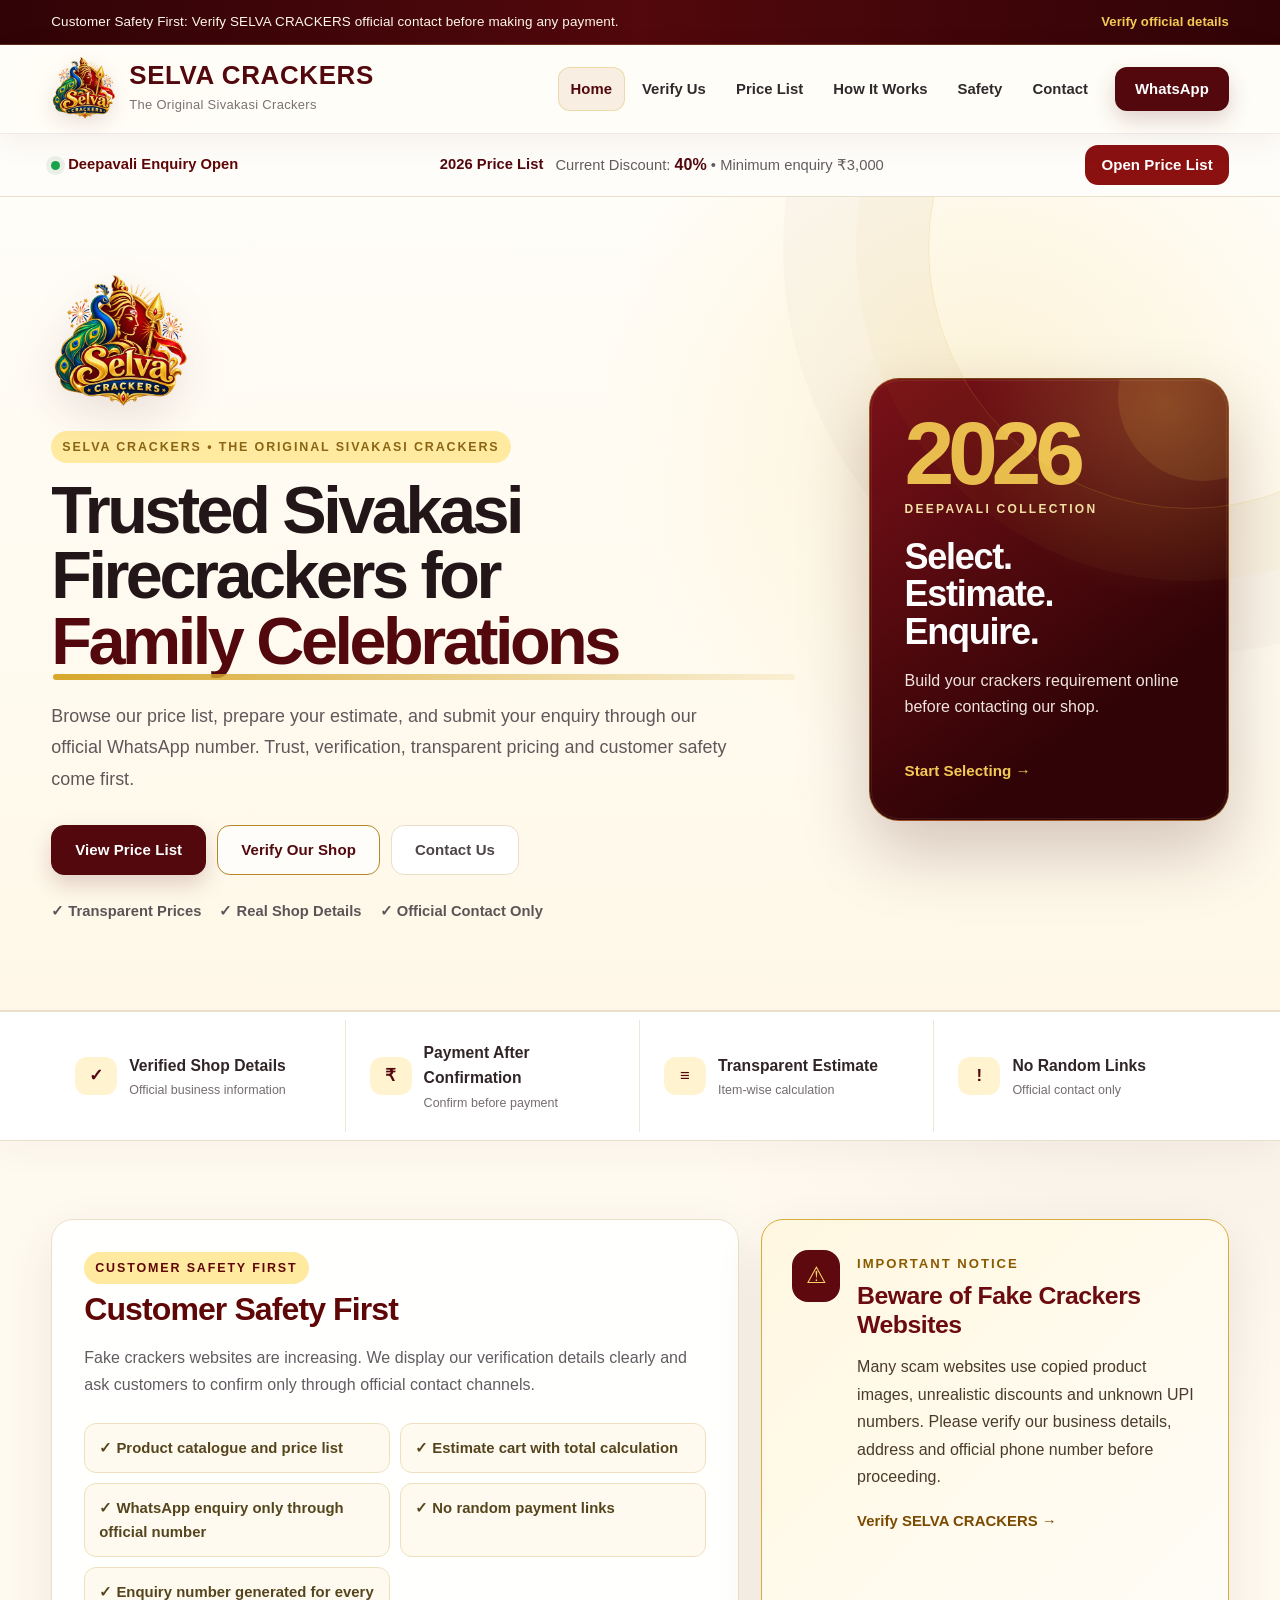
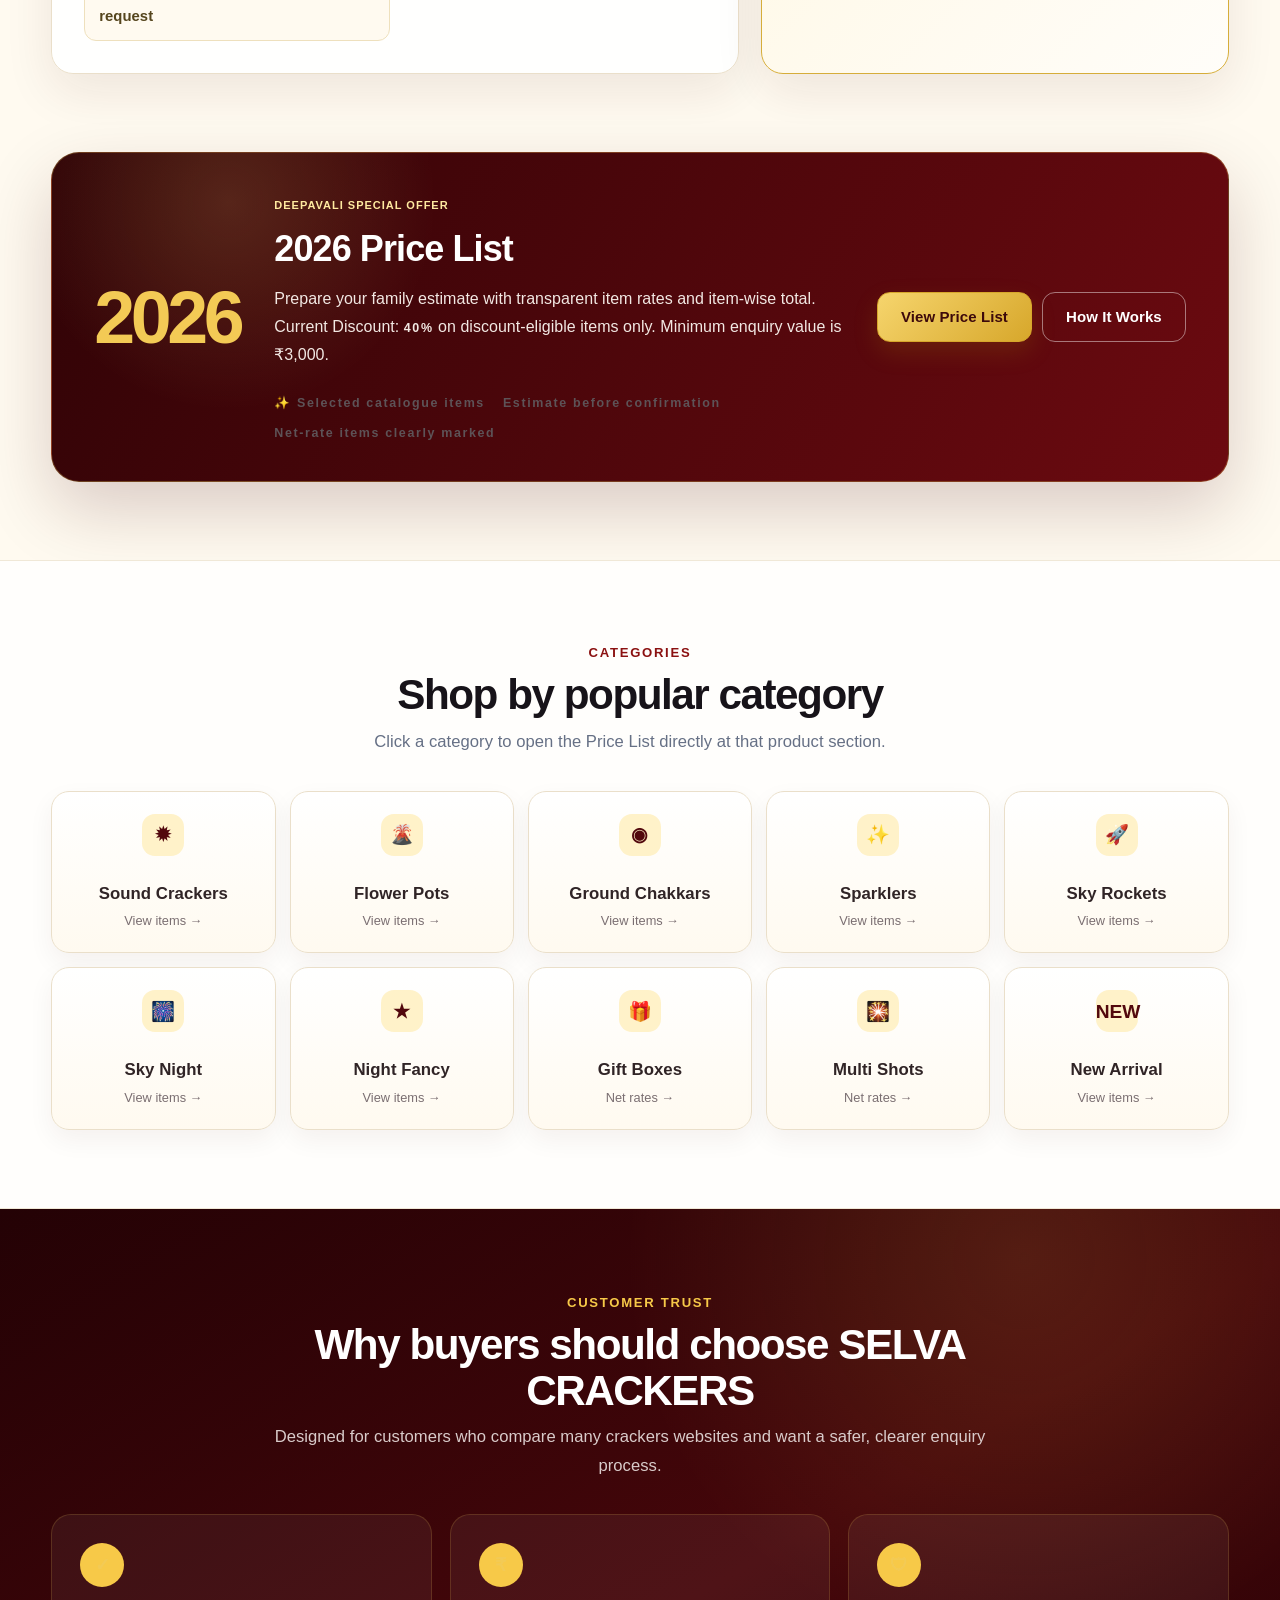
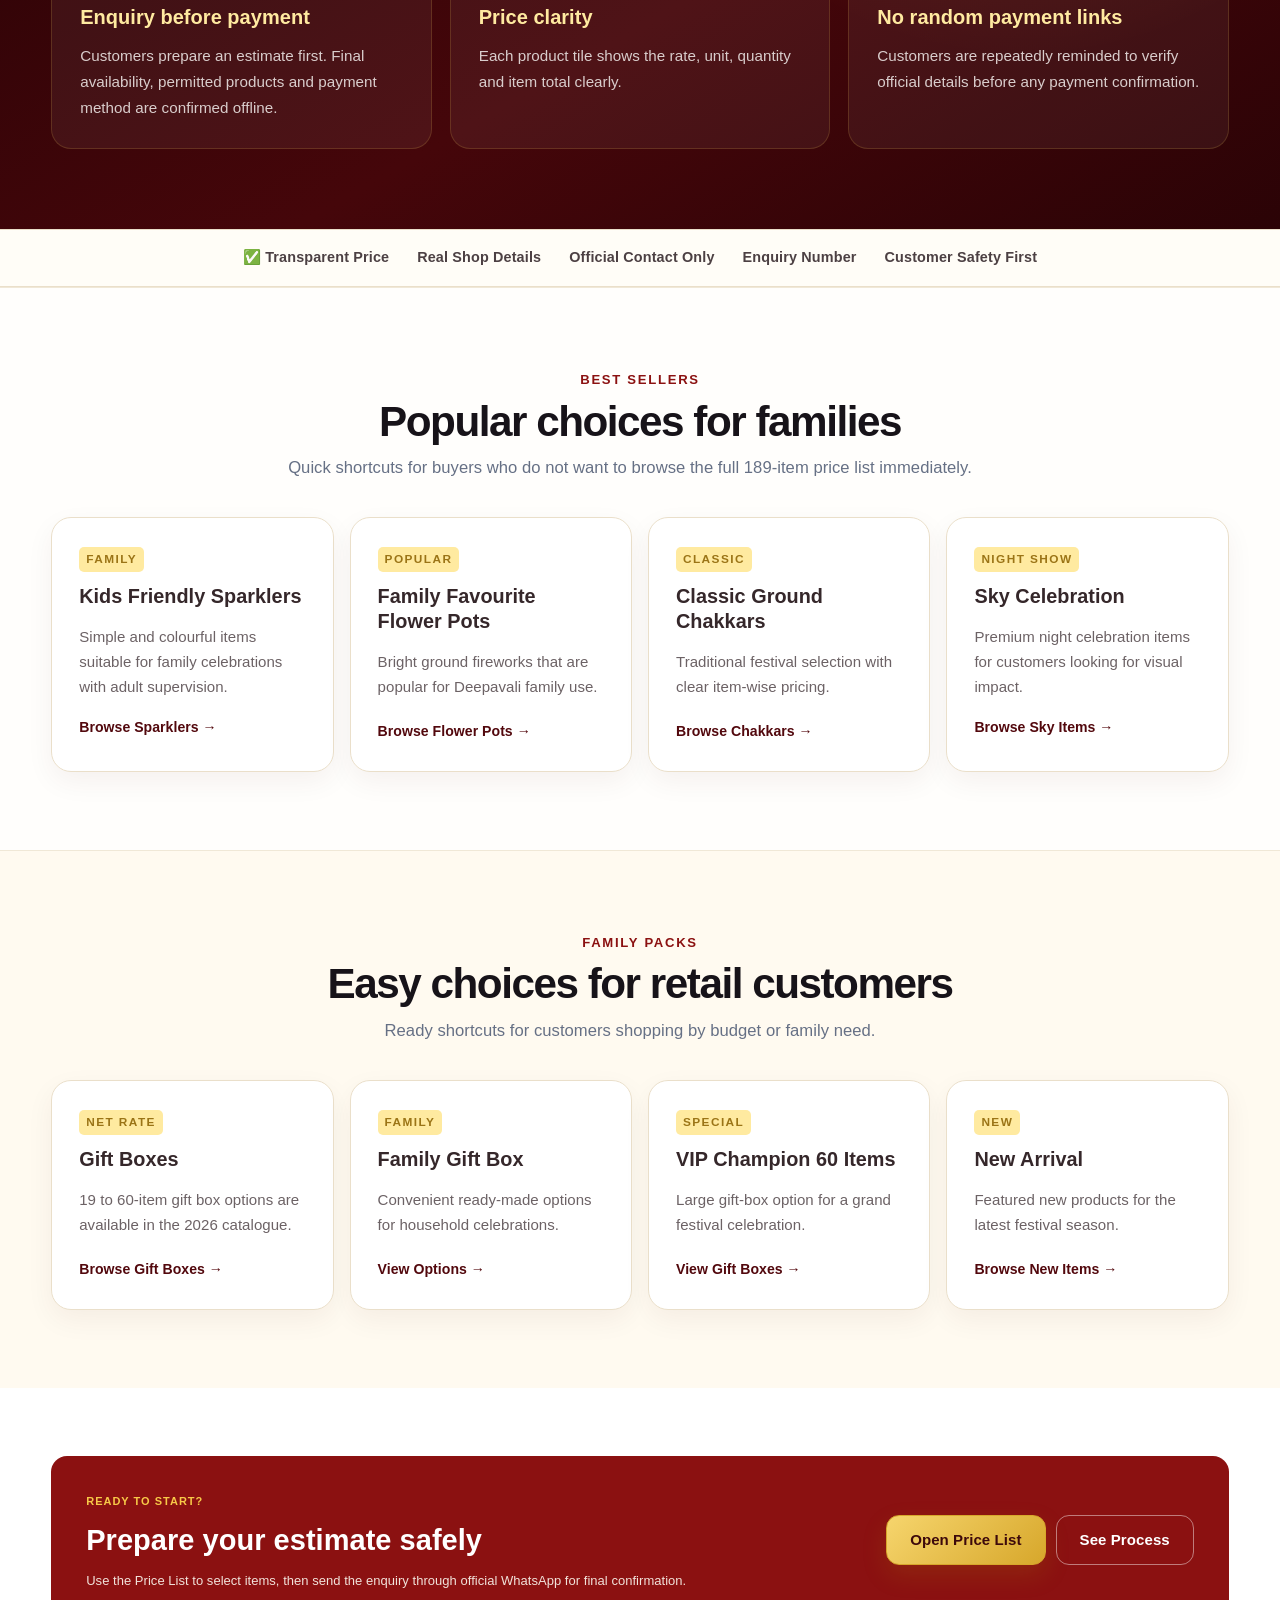
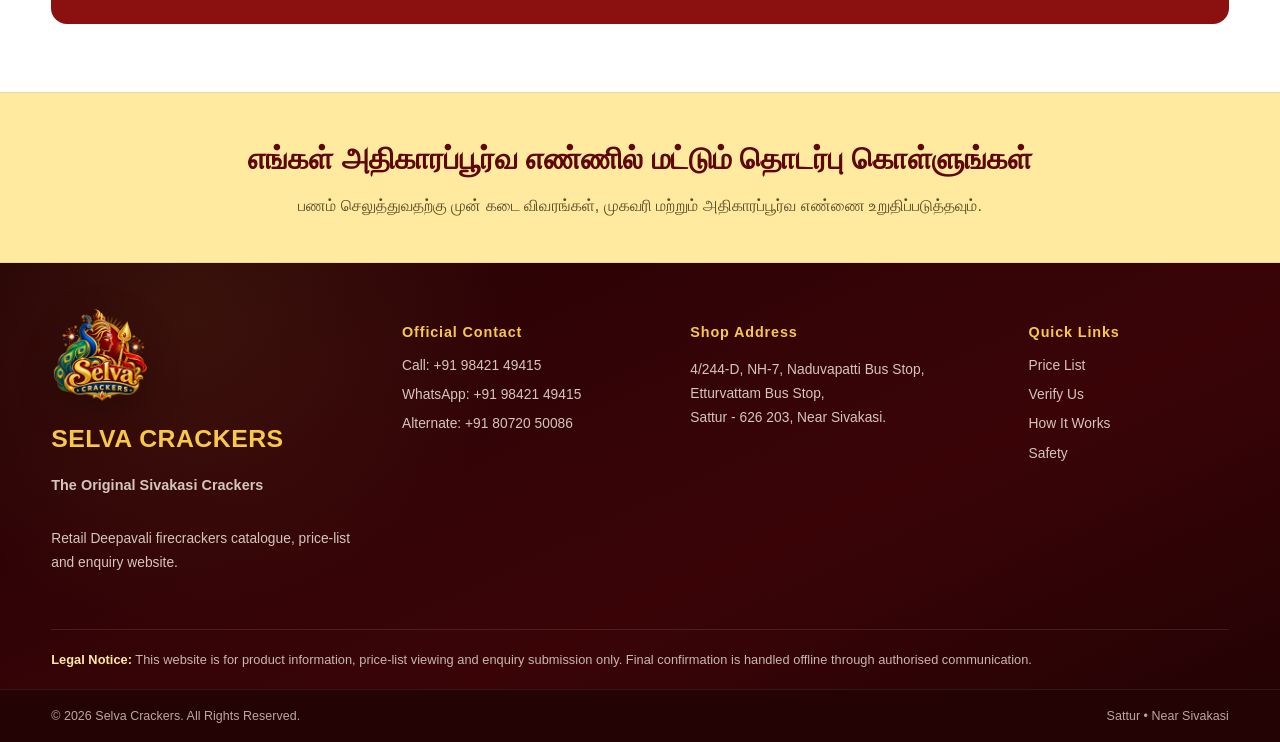
<file: index.html>
<!DOCTYPE html>

<html lang="en-IN">
<head>
<meta charset="utf-8"/>
<meta content="width=device-width, initial-scale=1" name="viewport"/>
<title>Selva Crackers Sattur | 2026 Crackers Price List Near Sivakasi</title>
<meta content="Official Selva Crackers website in Sattur near Sivakasi. Browse the 2026 crackers price list, prepare an estimate and send your enquiry through official WhatsApp." name="description"/>
<meta content="#52080d" name="theme-color"/>
<link href="images/favicon.png" rel="icon" type="image/png"/>
<link href="css/style.css?v=20260925-13" rel="stylesheet"/>
<link href="css/premium.css?v=20260930-contrast-2" rel="stylesheet"/>
<meta content="index, follow, max-image-preview:large, max-snippet:-1, max-video-preview:-1" name="robots"/><link href="https://selvafancycrackers.in/" rel="canonical"/><link href="site.webmanifest" rel="manifest"/><link href="images/favicon.png" rel="apple-touch-icon"/><meta content="en_IN" property="og:locale"/><meta content="website" property="og:type"/><meta content="Selva Crackers" property="og:site_name"/><meta content="Selva Crackers Sattur | 2026 Crackers Price List Near Sivakasi" property="og:title"/><meta content="Official Selva Crackers website in Sattur near Sivakasi. Browse the 2026 crackers price list, prepare an estimate and send your enquiry through official WhatsApp." property="og:description"/><meta content="https://selvafancycrackers.in/" property="og:url"/><meta content="https://selvafancycrackers.in/images/social-preview.jpg" property="og:image"/><meta content="1200" property="og:image:width"/><meta content="630" property="og:image:height"/><meta content="Selva Crackers 2026 price list and enquiry" property="og:image:alt"/><meta content="summary_large_image" name="twitter:card"/><meta content="Selva Crackers Sattur | 2026 Crackers Price List Near Sivakasi" name="twitter:title"/><meta content="Official Selva Crackers website in Sattur near Sivakasi. Browse the 2026 crackers price list, prepare an estimate and send your enquiry through official WhatsApp." name="twitter:description"/><meta content="https://selvafancycrackers.in/images/social-preview.jpg" name="twitter:image"/><script type="application/ld+json">{"@context":"https://schema.org","@graph":[{"@type":"WebSite","@id":"https://selvafancycrackers.in/#website","url":"https://selvafancycrackers.in/","name":"Selva Crackers","inLanguage":["en-IN","ta-IN"]},{"@type":"Store","@id":"https://selvafancycrackers.in/#store","name":"SELVA CRACKERS","url":"https://selvafancycrackers.in/","logo":"https://selvafancycrackers.in/images/selva-logo.webp","image":"https://selvafancycrackers.in/images/social-preview.jpg","telephone":["+91 98421 49415","+91 80720 50086"],"address":{"@type":"PostalAddress","streetAddress":"4/244-D, NH-7, Naduvapatti Bus Stop, Etturvattam Bus Stop","addressLocality":"Sattur","postalCode":"626203","addressRegion":"Tamil Nadu","addressCountry":"IN"},"hasMap":"https://maps.app.goo.gl/RDsrQhB2oiyEJXku6","areaServed":["Sattur","Sivakasi","Virudhunagar"],"contactPoint":{"@type":"ContactPoint","telephone":"+91 98421 49415","contactType":"customer service","availableLanguage":["English","Tamil"]}},{"@type":"WebPage","@id":"https://selvafancycrackers.in/#webpage","url":"https://selvafancycrackers.in/","name":"Selva Crackers Sattur | 2026 Crackers Price List Near Sivakasi","description":"Official Selva Crackers website in Sattur near Sivakasi. Browse the 2026 crackers price list, prepare an estimate and send your enquiry through official WhatsApp.","isPartOf":{"@id":"https://selvafancycrackers.in/#website"},"about":{"@id":"https://selvafancycrackers.in/#store"},"inLanguage":["en-IN","ta-IN"]}]}</script></head>
<body>
<div class="safety-ribbon">
<div class="container safety-ribbon-inner">
<span>Customer Safety First: Verify SELVA CRACKERS official contact before making any payment.</span>
<a href="verify.html">Verify official details</a>
</div>
</div>
<header class="site-header">
<div class="container header-inner">
<a aria-label="Selva Crackers home" class="brand" href="index.html">
<img alt="Selva Crackers logo" class="brand-logo" height="58" src="images/selva-logo.webp" width="58"/>
<span class="brand-copy"><strong>SELVA CRACKERS</strong><small>The Original Sivakasi Crackers</small></span>
</a>
<button aria-expanded="false" aria-label="Open navigation" class="menu-toggle" id="menuToggle" type="button">☰</button>
<nav class="site-nav" id="siteNav">
<a class="active" href="index.html">Home</a>
<a class="" href="verify.html">Verify Us</a>
<a class="" href="products.html">Price List</a>
<a class="" href="how-it-works.html">How It Works</a>
<a class="" href="safety.html">Safety</a>
<a class="" href="contact.html">Contact</a>
<a class="nav-cta" href="https://wa.me/919842149415" rel="noopener" target="_blank">WhatsApp</a>
</nav>
</div>
</header>
<main>
<section class="offer-strip">
<div class="container offer-strip-inner">
<div><span class="live-dot"></span><strong>Deepavali Enquiry Open</strong></div>
<div class="offer-strip-copy"><strong>2026 Price List</strong><span>Current Discount: <b data-site-discount="">40%</b> • Minimum enquiry ₹3,000</span></div>
<a class="small-btn" href="products.html">Open Price List</a>
</div>
</section>
<section class="home-hero">
<div class="container hero-grid">
<div class="hero-copy">
<div class="hero-logo-wrap"><img alt="Selva Crackers official logo" class="hero-brand-logo" src="images/selva-logo.webp"/></div>
<span class="eyebrow">SELVA CRACKERS • THE ORIGINAL SIVAKASI CRACKERS</span>
<h1>Trusted Sivakasi Firecrackers for <span>Family Celebrations</span></h1>
<p>Browse our price list, prepare your estimate, and submit your enquiry through our official WhatsApp number. Trust, verification, transparent pricing and customer safety come first.</p>
<div class="hero-actions"><a class="btn btn-primary" href="products.html">View Price List</a><a class="btn btn-outline" href="verify.html">Verify Our Shop</a><a class="btn btn-plain" href="contact.html">Contact Us</a></div>
<div class="hero-points"><span>✓ Transparent Prices</span><span>✓ Real Shop Details</span><span>✓ Official Contact Only</span></div>
</div>
<aside class="hero-panel">
<div class="hero-year">2026</div><span>DEEPAVALI COLLECTION</span><h2>Select.<br/>Estimate.<br/>Enquire.</h2>
<p>Build your crackers requirement online before contacting our shop.</p><a href="products.html">Start Selecting →</a>
</aside>
</div>
</section>
<section class="trust-band"><div class="container trust-grid">
<div class="trust-item"><span>✓</span><div><strong>Verified Shop Details</strong><small>Official business information</small></div></div>
<div class="trust-item"><span>₹</span><div><strong>Payment After Confirmation</strong><small>Confirm before payment</small></div></div>
<div class="trust-item"><span>≡</span><div><strong>Transparent Estimate</strong><small>Item-wise calculation</small></div></div>
<div class="trust-item"><span>!</span><div><strong>No Random Links</strong><small>Official contact only</small></div></div>
</div></section>
<section class="section"><div class="container split-cards">
<article class="info-card"><span class="section-label">CUSTOMER SAFETY FIRST</span><h2>Customer Safety First</h2>
<p>Fake crackers websites are increasing. We display our verification details clearly and ask customers to confirm only through official contact channels.</p>
<ul class="check-grid"><li>✓ Product catalogue and price list</li><li>✓ Estimate cart with total calculation</li><li>✓ WhatsApp enquiry only through official number</li><li>✓ No random payment links</li><li>✓ Enquiry number generated for every request</li></ul>
</article>
<article class="warning-card"><span class="warning-icon">⚠</span><div><small>IMPORTANT NOTICE</small><h3>Beware of Fake Crackers Websites</h3><p>Many scam websites use copied product images, unrealistic discounts and unknown UPI numbers. Please verify our business details, address and official phone number before proceeding.</p><a href="verify.html">Verify SELVA CRACKERS →</a></div></article>
</div></section>
<section class="promo-section"><div class="container promo-card">
<div class="promo-year">2026</div><div><span>DEEPAVALI SPECIAL OFFER</span><h2>2026 Price List</h2><p>Prepare your family estimate with transparent item rates and item-wise total. Current Discount: <strong><span data-site-discount="">40%</span></strong> on discount-eligible items only. Minimum enquiry value is ₹3,000.</p><div class="hero-points"><span>✨ Selected catalogue items</span><span>Estimate before confirmation</span><span>Net-rate items clearly marked</span></div></div>
<div class="inline-actions"><a class="btn btn-gold" href="products.html">View Price List</a><a class="btn btn-light-border" href="how-it-works.html">How It Works</a></div>
</div></section>
<section class="section white-section"><div class="container">
<div class="section-heading"><span>Categories</span><h2>Shop by popular category</h2><p>Click a category to open the Price List directly at that product section.</p></div>
<div class="category-grid">
<a href="products.html?category=Sound%20Crackers"><i>✹</i><strong>Sound Crackers</strong><small>View items →</small></a>
<a href="products.html?category=Flower%20Pots"><i>🌋</i><strong>Flower Pots</strong><small>View items →</small></a>
<a href="products.html?category=Ground%20Chakkars"><i>◉</i><strong>Ground Chakkars</strong><small>View items →</small></a>
<a href="products.html?category=Sparklers"><i>✨</i><strong>Sparklers</strong><small>View items →</small></a>
<a href="products.html?category=Rocket"><i>🚀</i><strong>Sky Rockets</strong><small>View items →</small></a>
<a href="products.html?category=Combo%20Aerial%20Shot"><i>🎆</i><strong>Sky Night</strong><small>View items →</small></a>
<a href="products.html?category=Elite%20Series"><i>★</i><strong>Night Fancy</strong><small>View items →</small></a>
<a href="products.html?category=Gift%20Box"><i>🎁</i><strong>Gift Boxes</strong><small>Net rates →</small></a>
<a href="products.html?category=Fancy%20Multi%20Shots"><i>🎇</i><strong>Multi Shots</strong><small>Net rates →</small></a>
<a href="products.html?category=New%20Version"><i>NEW</i><strong>New Arrival</strong><small>View items →</small></a>
</div>
</div></section>
<section class="dark-section"><div class="container">
<div class="section-heading light"><span>Customer Trust</span><h2>Why buyers should choose SELVA CRACKERS</h2><p>Designed for customers who compare many crackers websites and want a safer, clearer enquiry process.</p></div>
<div class="three-grid">
<article><b>✓</b><h3>Enquiry before payment</h3><p>Customers prepare an estimate first. Final availability, permitted products and payment method are confirmed offline.</p></article>
<article><b>₹</b><h3>Price clarity</h3><p>Each product tile shows the rate, unit, quantity and item total clearly.</p></article>
<article><b>🛡</b><h3>No random payment links</h3><p>Customers are repeatedly reminded to verify official details before any payment confirmation.</p></article>
</div>
</div></section>
<section class="confidence-strip"><div class="container confidence-items"><span>✅ Transparent Price</span><span>Real Shop Details</span><span>Official Contact Only</span><span>Enquiry Number</span><span>Customer Safety First</span></div></section>
<section class="section white-section"><div class="container">
<div class="section-heading"><span>Best Sellers</span><h2>Popular choices for families</h2><p>Quick shortcuts for buyers who do not want to browse the full 189-item price list immediately.</p></div>
<div class="popular-grid">
<a href="products.html?category=Sparklers"><small>FAMILY</small><h3>Kids Friendly Sparklers</h3><p>Simple and colourful items suitable for family celebrations with adult supervision.</p><strong>Browse Sparklers →</strong></a>
<a href="products.html?category=Flower%20Pots"><small>POPULAR</small><h3>Family Favourite Flower Pots</h3><p>Bright ground fireworks that are popular for Deepavali family use.</p><strong>Browse Flower Pots →</strong></a>
<a href="products.html?category=Ground%20Chakkars"><small>CLASSIC</small><h3>Classic Ground Chakkars</h3><p>Traditional festival selection with clear item-wise pricing.</p><strong>Browse Chakkars →</strong></a>
<a href="products.html?category=Combo%20Aerial%20Shot"><small>NIGHT SHOW</small><h3>Sky Celebration</h3><p>Premium night celebration items for customers looking for visual impact.</p><strong>Browse Sky Items →</strong></a>
</div>
</div></section>
<section class="section"><div class="container">
<div class="section-heading"><span>Family Packs</span><h2>Easy choices for retail customers</h2><p>Ready shortcuts for customers shopping by budget or family need.</p></div>
<div class="popular-grid">
<a href="products.html?category=Gift%20Box"><small>NET RATE</small><h3>Gift Boxes</h3><p>19 to 60-item gift box options are available in the 2026 catalogue.</p><strong>Browse Gift Boxes →</strong></a>
<a href="products.html?category=Gift%20Box"><small>FAMILY</small><h3>Family Gift Box</h3><p>Convenient ready-made options for household celebrations.</p><strong>View Options →</strong></a>
<a href="products.html?category=Gift%20Box"><small>SPECIAL</small><h3>VIP Champion 60 Items</h3><p>Large gift-box option for a grand festival celebration.</p><strong>View Gift Boxes →</strong></a>
<a href="products.html?category=New%20Version"><small>NEW</small><h3>New Arrival</h3><p>Featured new products for the latest festival season.</p><strong>Browse New Items →</strong></a>
</div>
</div></section>
<section class="cta-section"><div class="container cta-card"><div><span>READY TO START?</span><h2>Prepare your estimate safely</h2><p>Use the Price List to select items, then send the enquiry through official WhatsApp for final confirmation.</p></div><div class="inline-actions"><a class="btn btn-gold" href="products.html">Open Price List</a><a class="btn btn-light-border" href="how-it-works.html">See Process</a></div></div></section>
<section class="tamil-band"><div class="container"><h2>எங்கள் அதிகாரப்பூர்வ எண்ணில் மட்டும் தொடர்பு கொள்ளுங்கள்</h2><p>பணம் செலுத்துவதற்கு முன் கடை விவரங்கள், முகவரி மற்றும் அதிகாரப்பூர்வ எண்ணை உறுதிப்படுத்தவும்.</p></div></section>
</main>
<footer class="site-footer" id="contact">
<div class="container footer-grid">
<div class="footer-brand-column">
<img alt="Selva Crackers logo" class="footer-logo" height="92" src="images/selva-logo.webp" width="92"/>
<h3>SELVA CRACKERS</h3>
<p class="footer-tagline">The Original Sivakasi Crackers</p>
<p>Retail Deepavali firecrackers catalogue, price-list and enquiry website.</p>
</div>
<div>
<h4>Official Contact</h4>
<a href="tel:+919842149415">Call: +91 98421 49415</a>
<a href="https://wa.me/919842149415" rel="noopener" target="_blank">WhatsApp: +91 98421 49415</a>
<a href="tel:+918072050086">Alternate: +91 80720 50086</a>
</div>
<div>
<h4>Shop Address</h4>
<p>4/244-D, NH-7, Naduvapatti Bus Stop,<br/>Etturvattam Bus Stop,<br/>Sattur - 626 203, Near Sivakasi.</p>
</div>
<div>
<h4>Quick Links</h4>
<a href="products.html">Price List</a>
<a href="verify.html">Verify Us</a>
<a href="how-it-works.html">How It Works</a>
<a href="safety.html">Safety</a>
</div>
</div>
<div class="container footer-legal"><strong>Legal Notice:</strong> This website is for product information, price-list viewing and enquiry submission only. Final confirmation is handled offline through authorised communication.</div>
<div class="footer-bottom"><div class="container footer-bottom-inner"><span>© 2026 Selva Crackers. All Rights Reserved.</span><span>Sattur • Near Sivakasi</span></div></div>
</footer>
<script src="js/app.js?v=20260925-13"></script>
</body>
</html>
</file>
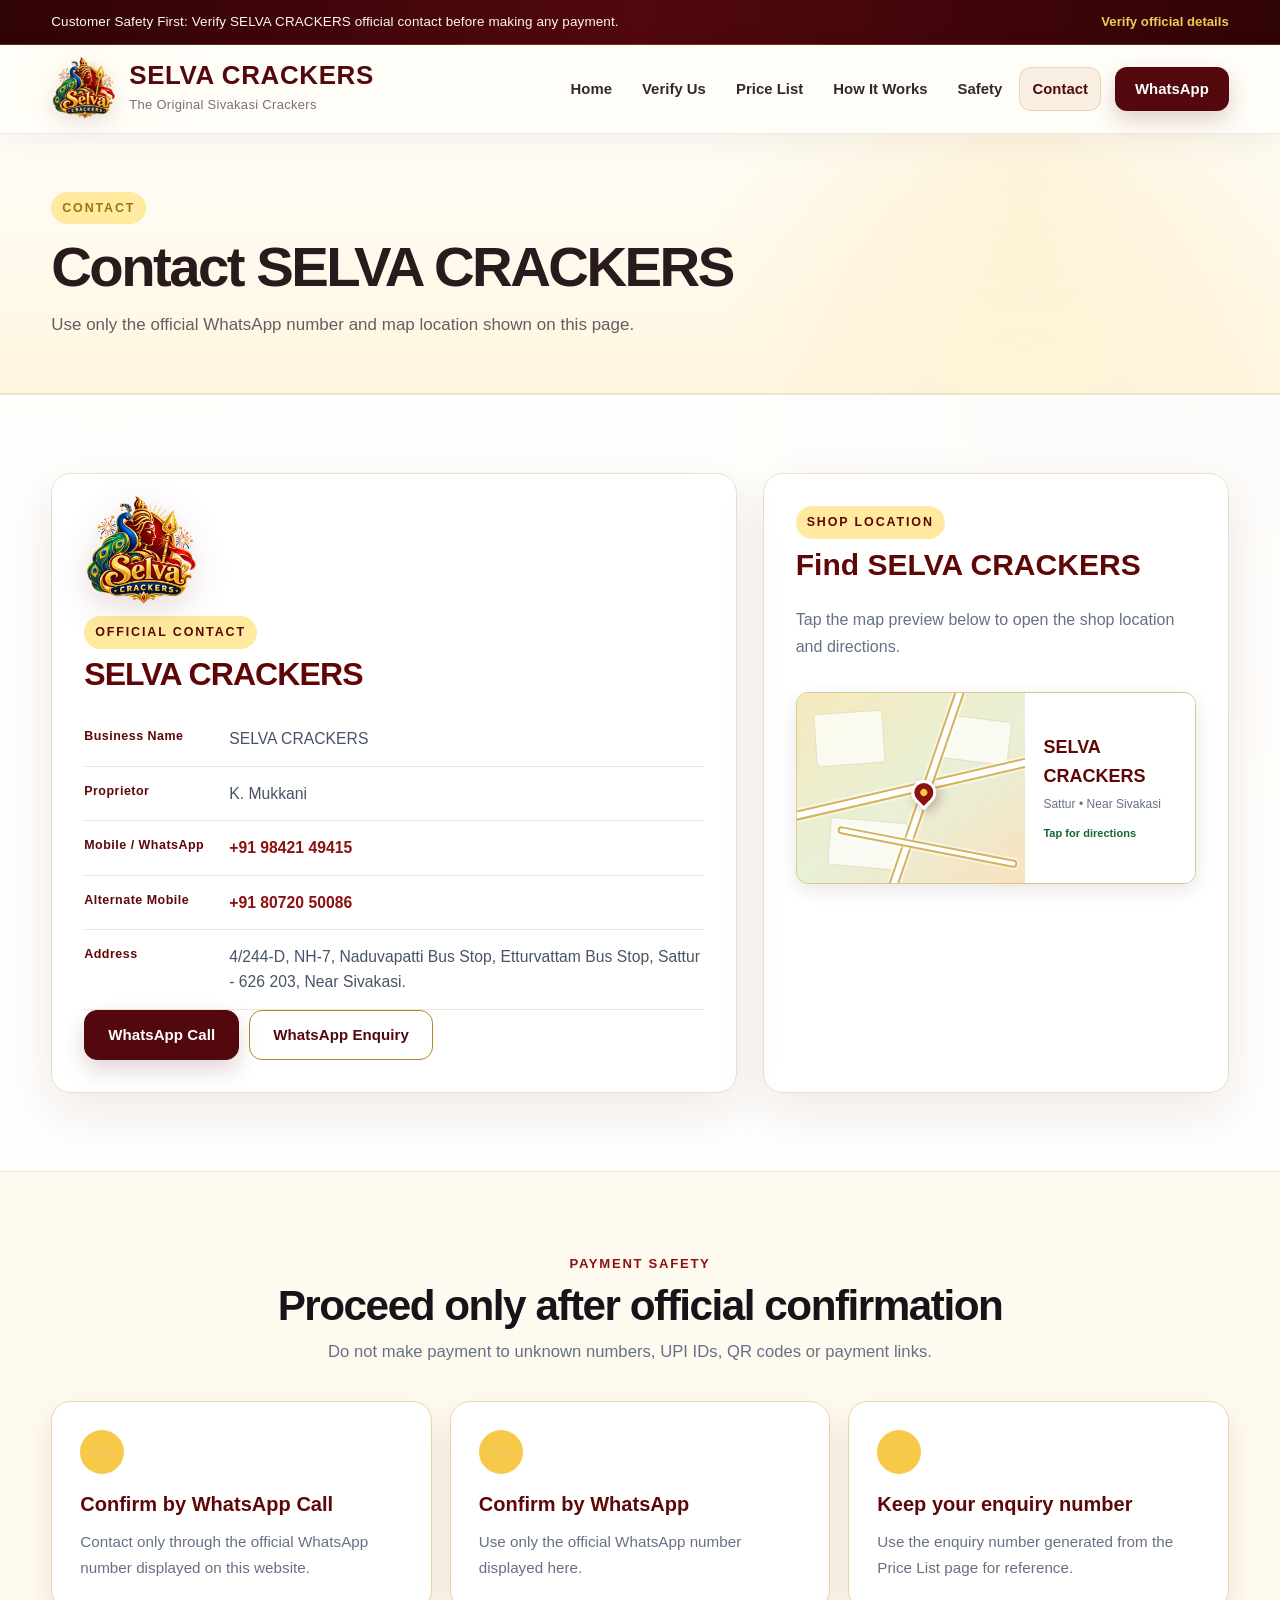
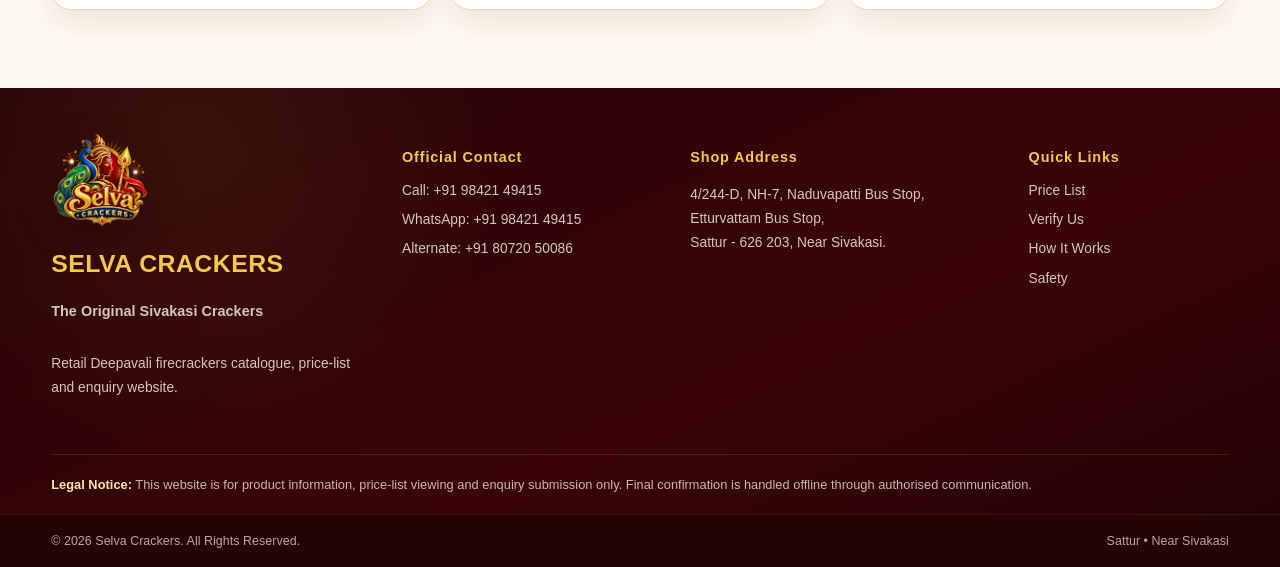
<file: contact.html>
<!DOCTYPE html>

<html lang="en-IN">
<head>
<meta charset="utf-8"/>
<meta content="width=device-width, initial-scale=1" name="viewport"/>
<title>Contact Selva Crackers Sattur | WhatsApp &amp; Google Maps</title>
<meta content="Contact Selva Crackers in Sattur near Sivakasi using the official WhatsApp and mobile numbers, and open the verified shop location in Google Maps." name="description"/>
<meta content="#52080d" name="theme-color"/>
<link href="images/favicon.png" rel="icon" type="image/png"/>
<link href="css/style.css?v=20260925-13" rel="stylesheet"/>
<link href="css/premium.css?v=20260930-contrast-2" rel="stylesheet"/>
<meta content="index, follow, max-image-preview:large, max-snippet:-1, max-video-preview:-1" name="robots"/><link href="https://selvafancycrackers.in/contact.html" rel="canonical"/><link href="site.webmanifest" rel="manifest"/><link href="images/favicon.png" rel="apple-touch-icon"/><meta content="en_IN" property="og:locale"/><meta content="website" property="og:type"/><meta content="Selva Crackers" property="og:site_name"/><meta content="Contact Selva Crackers Sattur | WhatsApp &amp; Google Maps" property="og:title"/><meta content="Contact Selva Crackers in Sattur near Sivakasi using the official WhatsApp and mobile numbers, and open the verified shop location in Google Maps." property="og:description"/><meta content="https://selvafancycrackers.in/contact.html" property="og:url"/><meta content="https://selvafancycrackers.in/images/social-preview.jpg" property="og:image"/><meta content="1200" property="og:image:width"/><meta content="630" property="og:image:height"/><meta content="Selva Crackers 2026 price list and enquiry" property="og:image:alt"/><meta content="summary_large_image" name="twitter:card"/><meta content="Contact Selva Crackers Sattur | WhatsApp &amp; Google Maps" name="twitter:title"/><meta content="Contact Selva Crackers in Sattur near Sivakasi using the official WhatsApp and mobile numbers, and open the verified shop location in Google Maps." name="twitter:description"/><meta content="https://selvafancycrackers.in/images/social-preview.jpg" name="twitter:image"/><script type="application/ld+json">{"@context":"https://schema.org","@graph":[{"@type":"WebSite","@id":"https://selvafancycrackers.in/#website","url":"https://selvafancycrackers.in/","name":"Selva Crackers","inLanguage":["en-IN","ta-IN"]},{"@type":"Store","@id":"https://selvafancycrackers.in/#store","name":"SELVA CRACKERS","url":"https://selvafancycrackers.in/","logo":"https://selvafancycrackers.in/images/selva-logo.webp","image":"https://selvafancycrackers.in/images/social-preview.jpg","telephone":["+91 98421 49415","+91 80720 50086"],"address":{"@type":"PostalAddress","streetAddress":"4/244-D, NH-7, Naduvapatti Bus Stop, Etturvattam Bus Stop","addressLocality":"Sattur","postalCode":"626203","addressRegion":"Tamil Nadu","addressCountry":"IN"},"hasMap":"https://maps.app.goo.gl/RDsrQhB2oiyEJXku6","areaServed":["Sattur","Sivakasi","Virudhunagar"],"contactPoint":{"@type":"ContactPoint","telephone":"+91 98421 49415","contactType":"customer service","availableLanguage":["English","Tamil"]}},{"@type":"ContactPage","@id":"https://selvafancycrackers.in/contact.html#webpage","url":"https://selvafancycrackers.in/contact.html","name":"Contact Selva Crackers Sattur | WhatsApp & Google Maps","description":"Contact Selva Crackers in Sattur near Sivakasi using the official WhatsApp and mobile numbers, and open the verified shop location in Google Maps.","isPartOf":{"@id":"https://selvafancycrackers.in/#website"},"about":{"@id":"https://selvafancycrackers.in/#store"},"inLanguage":["en-IN","ta-IN"]}]}</script></head>
<body>
<div class="safety-ribbon">
<div class="container safety-ribbon-inner">
<span>Customer Safety First: Verify SELVA CRACKERS official contact before making any payment.</span>
<a href="verify.html">Verify official details</a>
</div>
</div>
<header class="site-header">
<div class="container header-inner">
<a aria-label="Selva Crackers home" class="brand" href="index.html">
<img alt="Selva Crackers logo" class="brand-logo" height="58" src="images/selva-logo.webp" width="58"/>
<span class="brand-copy"><strong>SELVA CRACKERS</strong><small>The Original Sivakasi Crackers</small></span>
</a>
<button aria-expanded="false" aria-label="Open navigation" class="menu-toggle" id="menuToggle" type="button">☰</button>
<nav class="site-nav" id="siteNav">
<a class="" href="index.html">Home</a>
<a class="" href="verify.html">Verify Us</a>
<a class="" href="products.html">Price List</a>
<a class="" href="how-it-works.html">How It Works</a>
<a class="" href="safety.html">Safety</a>
<a class="active" href="contact.html">Contact</a>
<a class="nav-cta" href="https://wa.me/919842149415" rel="noopener" target="_blank">WhatsApp</a>
</nav>
</div>
</header>
<main>
<section class="page-hero compact"><div class="container"><span class="eyebrow">Contact</span><h1>Contact SELVA CRACKERS</h1><p>Use only the official WhatsApp number and map location shown on this page.</p></div></section>
<section class="section white-section"><div class="container contact-grid"><article class="official-card"><img alt="Selva Crackers logo" class="official-card-logo" src="images/selva-logo.webp"/><span class="section-label">OFFICIAL CONTACT</span><h2>SELVA CRACKERS</h2><dl><div><dt>Business Name</dt><dd>SELVA CRACKERS</dd></div><div><dt>Proprietor</dt><dd>K. Mukkani</dd></div><div><dt>Mobile / WhatsApp</dt><dd><a href="tel:+919842149415">+91 98421 49415</a></dd></div><div><dt>Alternate Mobile</dt><dd><a href="tel:+918072050086">+91 80720 50086</a></dd></div><div><dt>Address</dt><dd>4/244-D, NH-7, Naduvapatti Bus Stop, Etturvattam Bus Stop, Sattur - 626 203, Near Sivakasi.</dd></div></dl><div class="inline-actions"><a class="btn btn-primary" href="https://wa.me/919842149415" rel="noopener" target="_blank">WhatsApp Call</a><a class="btn btn-outline" href="https://wa.me/919842149415" rel="noopener" target="_blank">WhatsApp Enquiry</a></div></article><article class="map-card visual-map-card"><span class="section-label">SHOP LOCATION</span><h2>Find SELVA CRACKERS</h2><p>Tap the map preview below to open the shop location and directions.</p>
<a aria-label="Open Selva Crackers shop location" class="shop-map-preview" href="https://maps.app.goo.gl/RDsrQhB2oiyEJXku6" rel="noopener" target="_blank">
<span aria-hidden="true" class="shop-map-art"><span class="map-block block-a"></span><span class="map-block block-b"></span><span class="map-block block-c"></span><span class="map-road road-a"></span><span class="map-road road-b"></span><span class="map-road road-c"></span><span class="map-pin-mark">●</span></span>
<span class="shop-map-caption"><strong>SELVA CRACKERS</strong><small>Sattur • Near Sivakasi</small><em>Tap for directions</em></span>
</a></article></div></section>
<section class="section"><div class="container"><div class="section-heading"><span>Payment Safety</span><h2>Proceed only after official confirmation</h2><p>Do not make payment to unknown numbers, UPI IDs, QR codes or payment links.</p></div><div class="three-grid light-cards"><article><b>WA</b><h3>Confirm by WhatsApp Call</h3><p>Contact only through the official WhatsApp number displayed on this website.</p></article><article><b>WA</b><h3>Confirm by WhatsApp</h3><p>Use only the official WhatsApp number displayed here.</p></article><article><b>#</b><h3>Keep your enquiry number</h3><p>Use the enquiry number generated from the Price List page for reference.</p></article></div></div></section>
</main>
<footer class="site-footer" id="contact">
<div class="container footer-grid">
<div class="footer-brand-column">
<img alt="Selva Crackers logo" class="footer-logo" height="92" src="images/selva-logo.webp" width="92"/>
<h3>SELVA CRACKERS</h3>
<p class="footer-tagline">The Original Sivakasi Crackers</p>
<p>Retail Deepavali firecrackers catalogue, price-list and enquiry website.</p>
</div>
<div>
<h4>Official Contact</h4>
<a href="tel:+919842149415">Call: +91 98421 49415</a>
<a href="https://wa.me/919842149415" rel="noopener" target="_blank">WhatsApp: +91 98421 49415</a>
<a href="tel:+918072050086">Alternate: +91 80720 50086</a>
</div>
<div>
<h4>Shop Address</h4>
<p>4/244-D, NH-7, Naduvapatti Bus Stop,<br/>Etturvattam Bus Stop,<br/>Sattur - 626 203, Near Sivakasi.</p>
</div>
<div>
<h4>Quick Links</h4>
<a href="products.html">Price List</a>
<a href="verify.html">Verify Us</a>
<a href="how-it-works.html">How It Works</a>
<a href="safety.html">Safety</a>
</div>
</div>
<div class="container footer-legal"><strong>Legal Notice:</strong> This website is for product information, price-list viewing and enquiry submission only. Final confirmation is handled offline through authorised communication.</div>
<div class="footer-bottom"><div class="container footer-bottom-inner"><span>© 2026 Selva Crackers. All Rights Reserved.</span><span>Sattur • Near Sivakasi</span></div></div>
</footer>
<script src="js/app.js?v=20260925-13"></script>
</body>
</html>
</file>
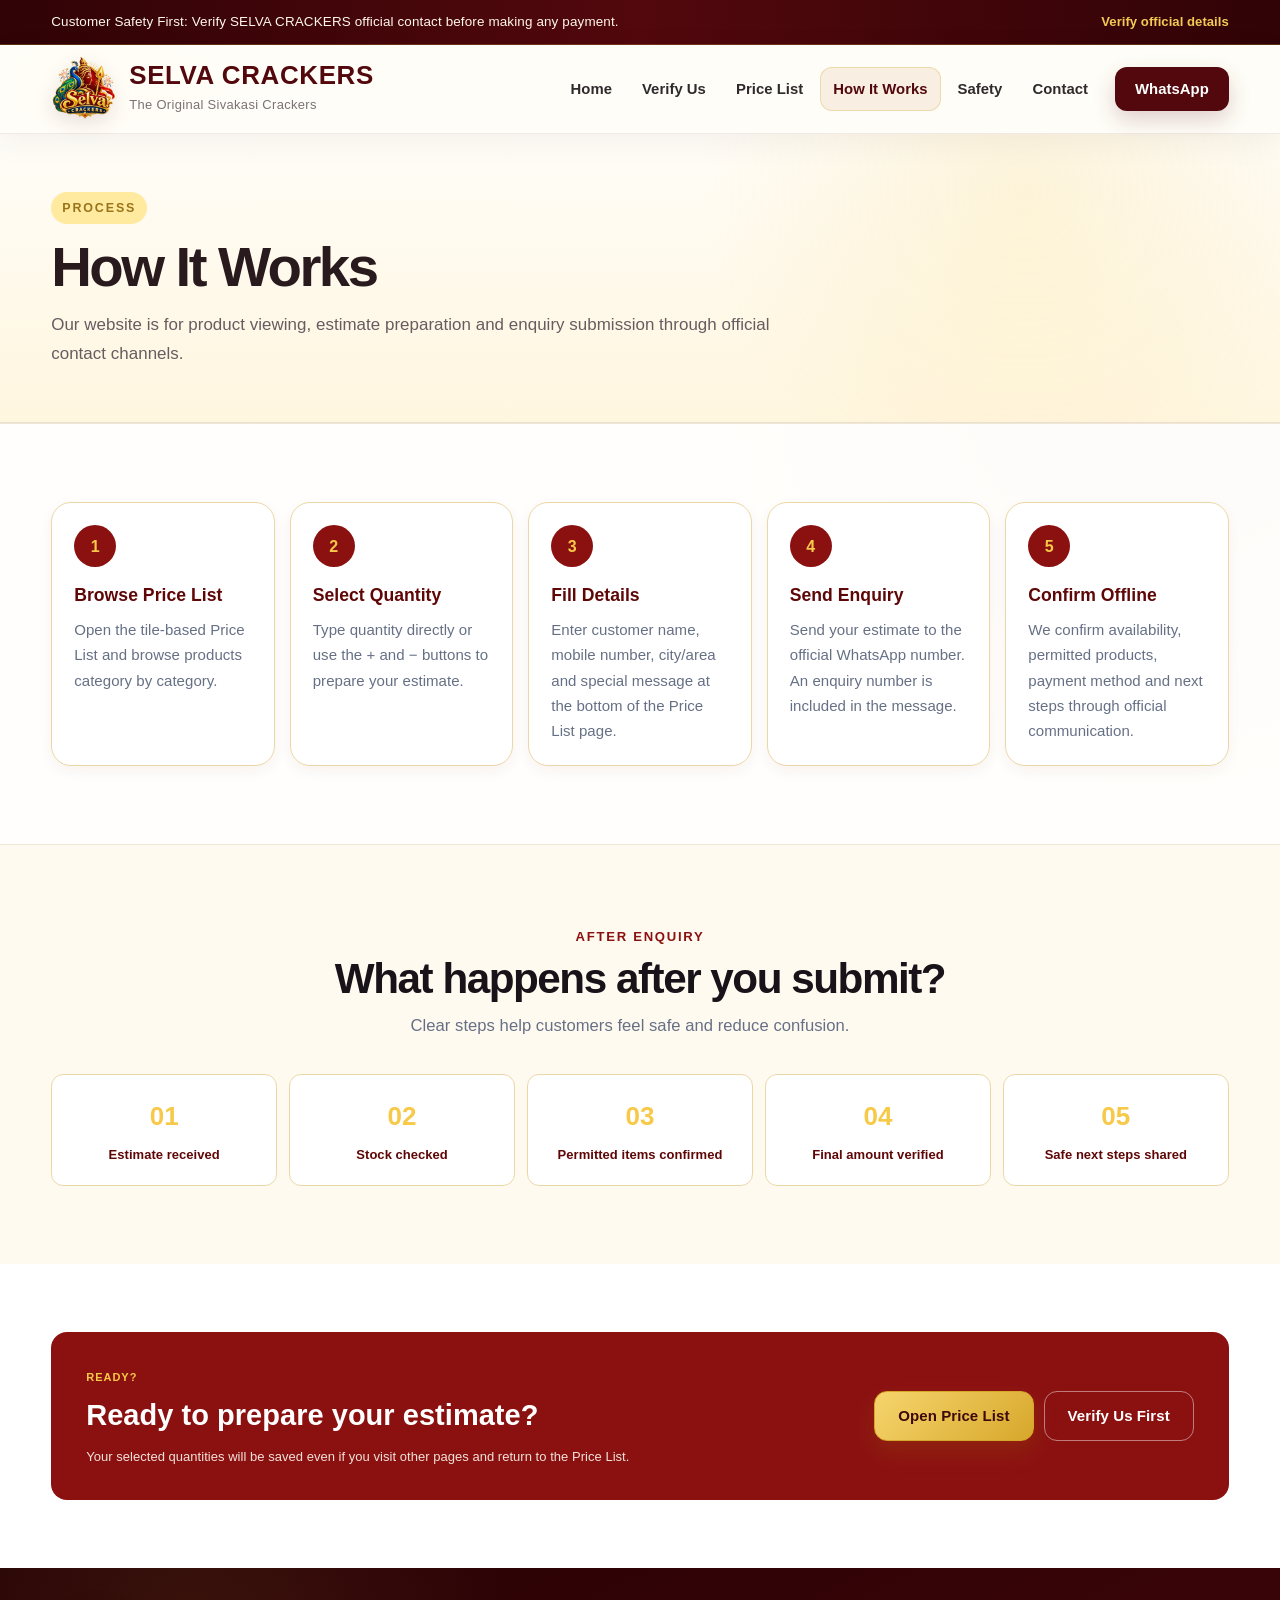
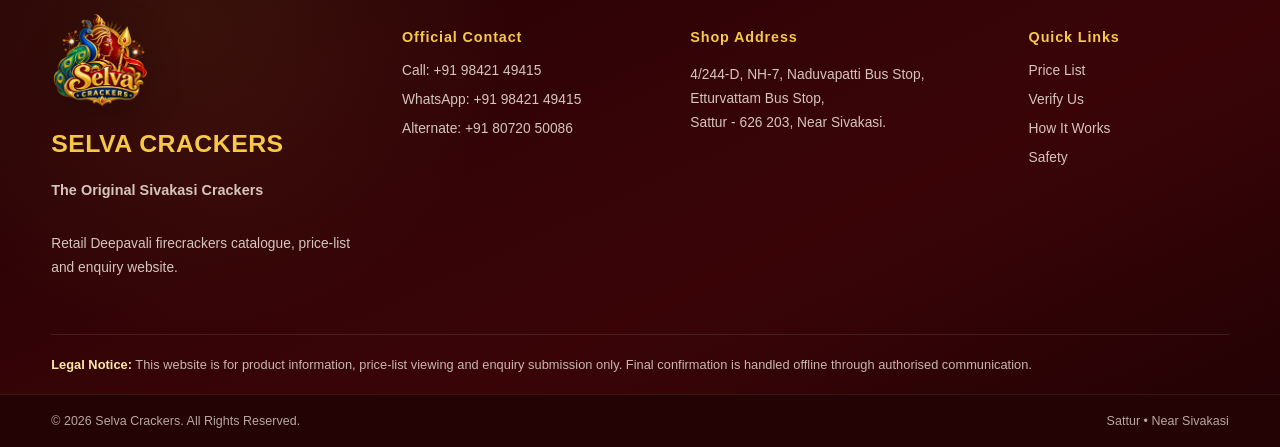
<file: how-it-works.html>
<!DOCTYPE html>

<html lang="en-IN">
<head>
<meta charset="utf-8"/>
<meta content="width=device-width, initial-scale=1" name="viewport"/>
<title>How to Order | Selva Crackers Estimate &amp; WhatsApp Enquiry</title>
<meta content="See how to browse the Selva Crackers price list, select quantities, prepare a PDF estimate and send an enquiry through the official WhatsApp number." name="description"/>
<meta content="#52080d" name="theme-color"/>
<link href="images/favicon.png" rel="icon" type="image/png"/>
<link href="css/style.css?v=20260925-13" rel="stylesheet"/>
<link href="css/premium.css?v=20260930-contrast-2" rel="stylesheet"/>
<meta content="index, follow, max-image-preview:large, max-snippet:-1, max-video-preview:-1" name="robots"/><link href="https://selvafancycrackers.in/how-it-works.html" rel="canonical"/><link href="site.webmanifest" rel="manifest"/><link href="images/favicon.png" rel="apple-touch-icon"/><meta content="en_IN" property="og:locale"/><meta content="website" property="og:type"/><meta content="Selva Crackers" property="og:site_name"/><meta content="How to Order | Selva Crackers Estimate &amp; WhatsApp Enquiry" property="og:title"/><meta content="See how to browse the Selva Crackers price list, select quantities, prepare a PDF estimate and send an enquiry through the official WhatsApp number." property="og:description"/><meta content="https://selvafancycrackers.in/how-it-works.html" property="og:url"/><meta content="https://selvafancycrackers.in/images/social-preview.jpg" property="og:image"/><meta content="1200" property="og:image:width"/><meta content="630" property="og:image:height"/><meta content="Selva Crackers 2026 price list and enquiry" property="og:image:alt"/><meta content="summary_large_image" name="twitter:card"/><meta content="How to Order | Selva Crackers Estimate &amp; WhatsApp Enquiry" name="twitter:title"/><meta content="See how to browse the Selva Crackers price list, select quantities, prepare a PDF estimate and send an enquiry through the official WhatsApp number." name="twitter:description"/><meta content="https://selvafancycrackers.in/images/social-preview.jpg" name="twitter:image"/><script type="application/ld+json">{"@context":"https://schema.org","@graph":[{"@type":"WebSite","@id":"https://selvafancycrackers.in/#website","url":"https://selvafancycrackers.in/","name":"Selva Crackers","inLanguage":["en-IN","ta-IN"]},{"@type":"Store","@id":"https://selvafancycrackers.in/#store","name":"SELVA CRACKERS","url":"https://selvafancycrackers.in/","logo":"https://selvafancycrackers.in/images/selva-logo.webp","image":"https://selvafancycrackers.in/images/social-preview.jpg","telephone":["+91 98421 49415","+91 80720 50086"],"address":{"@type":"PostalAddress","streetAddress":"4/244-D, NH-7, Naduvapatti Bus Stop, Etturvattam Bus Stop","addressLocality":"Sattur","postalCode":"626203","addressRegion":"Tamil Nadu","addressCountry":"IN"},"hasMap":"https://maps.app.goo.gl/RDsrQhB2oiyEJXku6","areaServed":["Sattur","Sivakasi","Virudhunagar"],"contactPoint":{"@type":"ContactPoint","telephone":"+91 98421 49415","contactType":"customer service","availableLanguage":["English","Tamil"]}},{"@type":"WebPage","@id":"https://selvafancycrackers.in/how-it-works.html#webpage","url":"https://selvafancycrackers.in/how-it-works.html","name":"How to Order | Selva Crackers Estimate & WhatsApp Enquiry","description":"See how to browse the Selva Crackers price list, select quantities, prepare a PDF estimate and send an enquiry through the official WhatsApp number.","isPartOf":{"@id":"https://selvafancycrackers.in/#website"},"about":{"@id":"https://selvafancycrackers.in/#store"},"inLanguage":["en-IN","ta-IN"]}]}</script></head>
<body>
<div class="safety-ribbon">
<div class="container safety-ribbon-inner">
<span>Customer Safety First: Verify SELVA CRACKERS official contact before making any payment.</span>
<a href="verify.html">Verify official details</a>
</div>
</div>
<header class="site-header">
<div class="container header-inner">
<a aria-label="Selva Crackers home" class="brand" href="index.html">
<img alt="Selva Crackers logo" class="brand-logo" height="58" src="images/selva-logo.webp" width="58"/>
<span class="brand-copy"><strong>SELVA CRACKERS</strong><small>The Original Sivakasi Crackers</small></span>
</a>
<button aria-expanded="false" aria-label="Open navigation" class="menu-toggle" id="menuToggle" type="button">☰</button>
<nav class="site-nav" id="siteNav">
<a class="" href="index.html">Home</a>
<a class="" href="verify.html">Verify Us</a>
<a class="" href="products.html">Price List</a>
<a class="active" href="how-it-works.html">How It Works</a>
<a class="" href="safety.html">Safety</a>
<a class="" href="contact.html">Contact</a>
<a class="nav-cta" href="https://wa.me/919842149415" rel="noopener" target="_blank">WhatsApp</a>
</nav>
</div>
</header>
<main>
<section class="page-hero compact"><div class="container"><span class="eyebrow">Process</span><h1>How It Works</h1><p>Our website is for product viewing, estimate preparation and enquiry submission through official contact channels.</p></div></section>
<section class="section white-section"><div class="container"><div class="steps-grid five"><article><b>1</b><h3>Browse Price List</h3><p>Open the tile-based Price List and browse products category by category.</p></article><article><b>2</b><h3>Select Quantity</h3><p>Type quantity directly or use the + and − buttons to prepare your estimate.</p></article><article><b>3</b><h3>Fill Details</h3><p>Enter customer name, mobile number, city/area and special message at the bottom of the Price List page.</p></article><article><b>4</b><h3>Send Enquiry</h3><p>Send your estimate to the official WhatsApp number. An enquiry number is included in the message.</p></article><article><b>5</b><h3>Confirm Offline</h3><p>We confirm availability, permitted products, payment method and next steps through official communication.</p></article></div></div></section>
<section class="section"><div class="container"><div class="section-heading"><span>After Enquiry</span><h2>What happens after you submit?</h2><p>Clear steps help customers feel safe and reduce confusion.</p></div><div class="after-grid"><div><b>01</b><span>Estimate received</span></div><div><b>02</b><span>Stock checked</span></div><div><b>03</b><span>Permitted items confirmed</span></div><div><b>04</b><span>Final amount verified</span></div><div><b>05</b><span>Safe next steps shared</span></div></div></div></section>
<section class="cta-section"><div class="container cta-card"><div><span>READY?</span><h2>Ready to prepare your estimate?</h2><p>Your selected quantities will be saved even if you visit other pages and return to the Price List.</p></div><div class="inline-actions"><a class="btn btn-gold" href="products.html">Open Price List</a><a class="btn btn-light-border" href="verify.html">Verify Us First</a></div></div></section>
</main>
<footer class="site-footer" id="contact">
<div class="container footer-grid">
<div class="footer-brand-column">
<img alt="Selva Crackers logo" class="footer-logo" height="92" src="images/selva-logo.webp" width="92"/>
<h3>SELVA CRACKERS</h3>
<p class="footer-tagline">The Original Sivakasi Crackers</p>
<p>Retail Deepavali firecrackers catalogue, price-list and enquiry website.</p>
</div>
<div>
<h4>Official Contact</h4>
<a href="tel:+919842149415">Call: +91 98421 49415</a>
<a href="https://wa.me/919842149415" rel="noopener" target="_blank">WhatsApp: +91 98421 49415</a>
<a href="tel:+918072050086">Alternate: +91 80720 50086</a>
</div>
<div>
<h4>Shop Address</h4>
<p>4/244-D, NH-7, Naduvapatti Bus Stop,<br/>Etturvattam Bus Stop,<br/>Sattur - 626 203, Near Sivakasi.</p>
</div>
<div>
<h4>Quick Links</h4>
<a href="products.html">Price List</a>
<a href="verify.html">Verify Us</a>
<a href="how-it-works.html">How It Works</a>
<a href="safety.html">Safety</a>
</div>
</div>
<div class="container footer-legal"><strong>Legal Notice:</strong> This website is for product information, price-list viewing and enquiry submission only. Final confirmation is handled offline through authorised communication.</div>
<div class="footer-bottom"><div class="container footer-bottom-inner"><span>© 2026 Selva Crackers. All Rights Reserved.</span><span>Sattur • Near Sivakasi</span></div></div>
</footer>
<script src="js/app.js?v=20260925-13"></script>
</body>
</html>
</file>
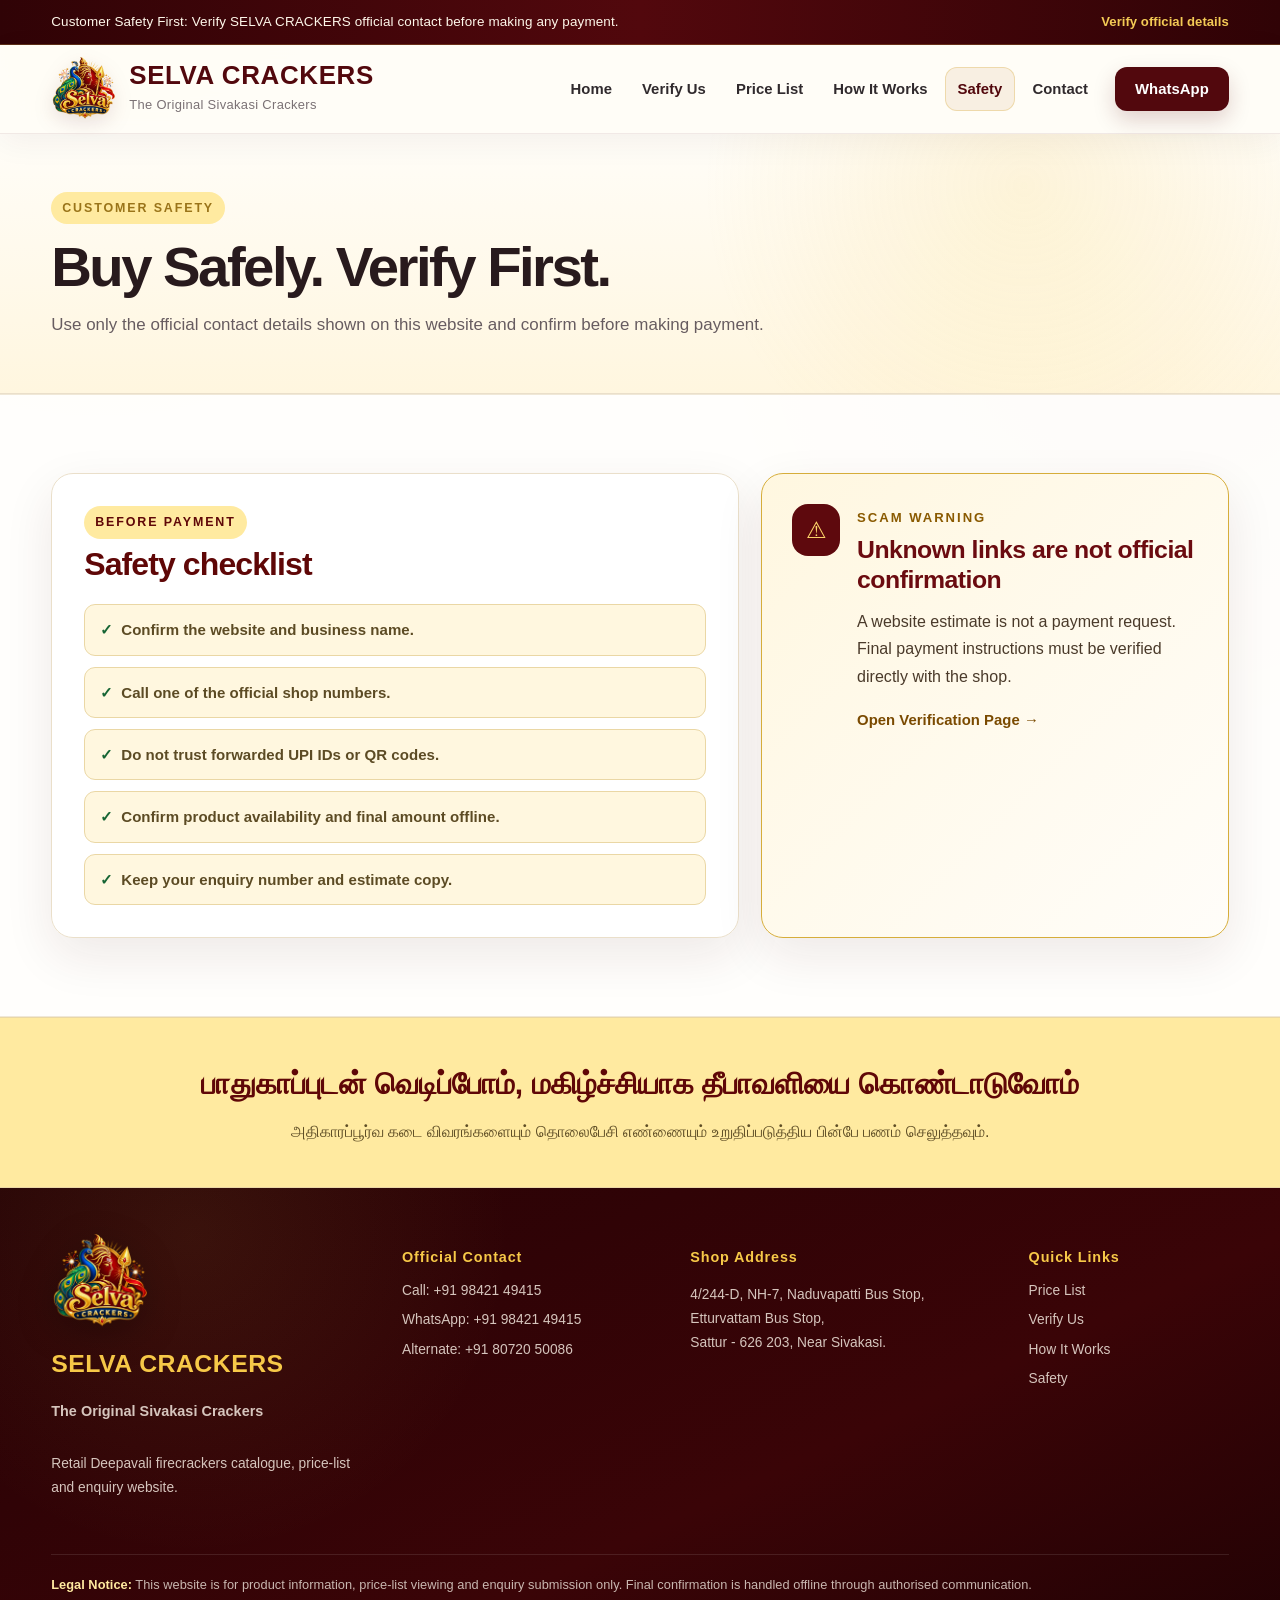
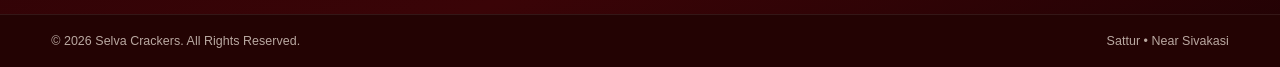
<file: safety.html>
<!DOCTYPE html>

<html lang="en-IN">
<head>
<meta charset="utf-8"/>
<meta content="width=device-width, initial-scale=1" name="viewport"/>
<title>Customer Safety | Selva Crackers Official Verification</title>
<meta content="Selva Crackers customer safety guidance: verify the official website, phone numbers, enquiry details and payment instructions before proceeding." name="description"/>
<meta content="#52080d" name="theme-color"/>
<link href="images/favicon.png" rel="icon" type="image/png"/>
<link href="css/style.css?v=20260925-13" rel="stylesheet"/>
<link href="css/premium.css?v=20260930-contrast-2" rel="stylesheet"/>
<meta content="index, follow, max-image-preview:large, max-snippet:-1, max-video-preview:-1" name="robots"/><link href="https://selvafancycrackers.in/safety.html" rel="canonical"/><link href="site.webmanifest" rel="manifest"/><link href="images/favicon.png" rel="apple-touch-icon"/><meta content="en_IN" property="og:locale"/><meta content="website" property="og:type"/><meta content="Selva Crackers" property="og:site_name"/><meta content="Customer Safety | Selva Crackers Official Verification" property="og:title"/><meta content="Selva Crackers customer safety guidance: verify the official website, phone numbers, enquiry details and payment instructions before proceeding." property="og:description"/><meta content="https://selvafancycrackers.in/safety.html" property="og:url"/><meta content="https://selvafancycrackers.in/images/social-preview.jpg" property="og:image"/><meta content="1200" property="og:image:width"/><meta content="630" property="og:image:height"/><meta content="Selva Crackers 2026 price list and enquiry" property="og:image:alt"/><meta content="summary_large_image" name="twitter:card"/><meta content="Customer Safety | Selva Crackers Official Verification" name="twitter:title"/><meta content="Selva Crackers customer safety guidance: verify the official website, phone numbers, enquiry details and payment instructions before proceeding." name="twitter:description"/><meta content="https://selvafancycrackers.in/images/social-preview.jpg" name="twitter:image"/><script type="application/ld+json">{"@context":"https://schema.org","@graph":[{"@type":"WebSite","@id":"https://selvafancycrackers.in/#website","url":"https://selvafancycrackers.in/","name":"Selva Crackers","inLanguage":["en-IN","ta-IN"]},{"@type":"Store","@id":"https://selvafancycrackers.in/#store","name":"SELVA CRACKERS","url":"https://selvafancycrackers.in/","logo":"https://selvafancycrackers.in/images/selva-logo.webp","image":"https://selvafancycrackers.in/images/social-preview.jpg","telephone":["+91 98421 49415","+91 80720 50086"],"address":{"@type":"PostalAddress","streetAddress":"4/244-D, NH-7, Naduvapatti Bus Stop, Etturvattam Bus Stop","addressLocality":"Sattur","postalCode":"626203","addressRegion":"Tamil Nadu","addressCountry":"IN"},"hasMap":"https://maps.app.goo.gl/RDsrQhB2oiyEJXku6","areaServed":["Sattur","Sivakasi","Virudhunagar"],"contactPoint":{"@type":"ContactPoint","telephone":"+91 98421 49415","contactType":"customer service","availableLanguage":["English","Tamil"]}},{"@type":"WebPage","@id":"https://selvafancycrackers.in/safety.html#webpage","url":"https://selvafancycrackers.in/safety.html","name":"Customer Safety | Selva Crackers Official Verification","description":"Selva Crackers customer safety guidance: verify the official website, phone numbers, enquiry details and payment instructions before proceeding.","isPartOf":{"@id":"https://selvafancycrackers.in/#website"},"about":{"@id":"https://selvafancycrackers.in/#store"},"inLanguage":["en-IN","ta-IN"]}]}</script></head>
<body>
<div class="safety-ribbon">
<div class="container safety-ribbon-inner">
<span>Customer Safety First: Verify SELVA CRACKERS official contact before making any payment.</span>
<a href="verify.html">Verify official details</a>
</div>
</div>
<header class="site-header">
<div class="container header-inner">
<a aria-label="Selva Crackers home" class="brand" href="index.html">
<img alt="Selva Crackers logo" class="brand-logo" height="58" src="images/selva-logo.webp" width="58"/>
<span class="brand-copy"><strong>SELVA CRACKERS</strong><small>The Original Sivakasi Crackers</small></span>
</a>
<button aria-expanded="false" aria-label="Open navigation" class="menu-toggle" id="menuToggle" type="button">☰</button>
<nav class="site-nav" id="siteNav">
<a class="" href="index.html">Home</a>
<a class="" href="verify.html">Verify Us</a>
<a class="" href="products.html">Price List</a>
<a class="" href="how-it-works.html">How It Works</a>
<a class="active" href="safety.html">Safety</a>
<a class="" href="contact.html">Contact</a>
<a class="nav-cta" href="https://wa.me/919842149415" rel="noopener" target="_blank">WhatsApp</a>
</nav>
</div>
</header>
<main>
<section class="page-hero compact"><div class="container"><span class="eyebrow">Customer Safety</span><h1>Buy Safely. Verify First.</h1><p>Use only the official contact details shown on this website and confirm before making payment.</p></div></section>
<section class="section white-section"><div class="container split-cards"><article class="info-card"><span class="section-label">BEFORE PAYMENT</span><h2>Safety checklist</h2><ul class="large-check-list"><li>Confirm the website and business name.</li><li>Call one of the official shop numbers.</li><li>Do not trust forwarded UPI IDs or QR codes.</li><li>Confirm product availability and final amount offline.</li><li>Keep your enquiry number and estimate copy.</li></ul></article><article class="warning-card"><span class="warning-icon">⚠</span><div><small>SCAM WARNING</small><h3>Unknown links are not official confirmation</h3><p>A website estimate is not a payment request. Final payment instructions must be verified directly with the shop.</p><a href="verify.html">Open Verification Page →</a></div></article></div></section>
<section class="tamil-band"><div class="container"><h2>பாதுகாப்புடன் வெடிப்போம், மகிழ்ச்சியாக தீபாவளியை கொண்டாடுவோம்</h2><p>அதிகாரப்பூர்வ கடை விவரங்களையும் தொலைபேசி எண்ணையும் உறுதிப்படுத்திய பின்பே பணம் செலுத்தவும்.</p></div></section>
</main>
<footer class="site-footer" id="contact">
<div class="container footer-grid">
<div class="footer-brand-column">
<img alt="Selva Crackers logo" class="footer-logo" height="92" src="images/selva-logo.webp" width="92"/>
<h3>SELVA CRACKERS</h3>
<p class="footer-tagline">The Original Sivakasi Crackers</p>
<p>Retail Deepavali firecrackers catalogue, price-list and enquiry website.</p>
</div>
<div>
<h4>Official Contact</h4>
<a href="tel:+919842149415">Call: +91 98421 49415</a>
<a href="https://wa.me/919842149415" rel="noopener" target="_blank">WhatsApp: +91 98421 49415</a>
<a href="tel:+918072050086">Alternate: +91 80720 50086</a>
</div>
<div>
<h4>Shop Address</h4>
<p>4/244-D, NH-7, Naduvapatti Bus Stop,<br/>Etturvattam Bus Stop,<br/>Sattur - 626 203, Near Sivakasi.</p>
</div>
<div>
<h4>Quick Links</h4>
<a href="products.html">Price List</a>
<a href="verify.html">Verify Us</a>
<a href="how-it-works.html">How It Works</a>
<a href="safety.html">Safety</a>
</div>
</div>
<div class="container footer-legal"><strong>Legal Notice:</strong> This website is for product information, price-list viewing and enquiry submission only. Final confirmation is handled offline through authorised communication.</div>
<div class="footer-bottom"><div class="container footer-bottom-inner"><span>© 2026 Selva Crackers. All Rights Reserved.</span><span>Sattur • Near Sivakasi</span></div></div>
</footer>
<script src="js/app.js?v=20260925-13"></script>
</body>
</html>
</file>
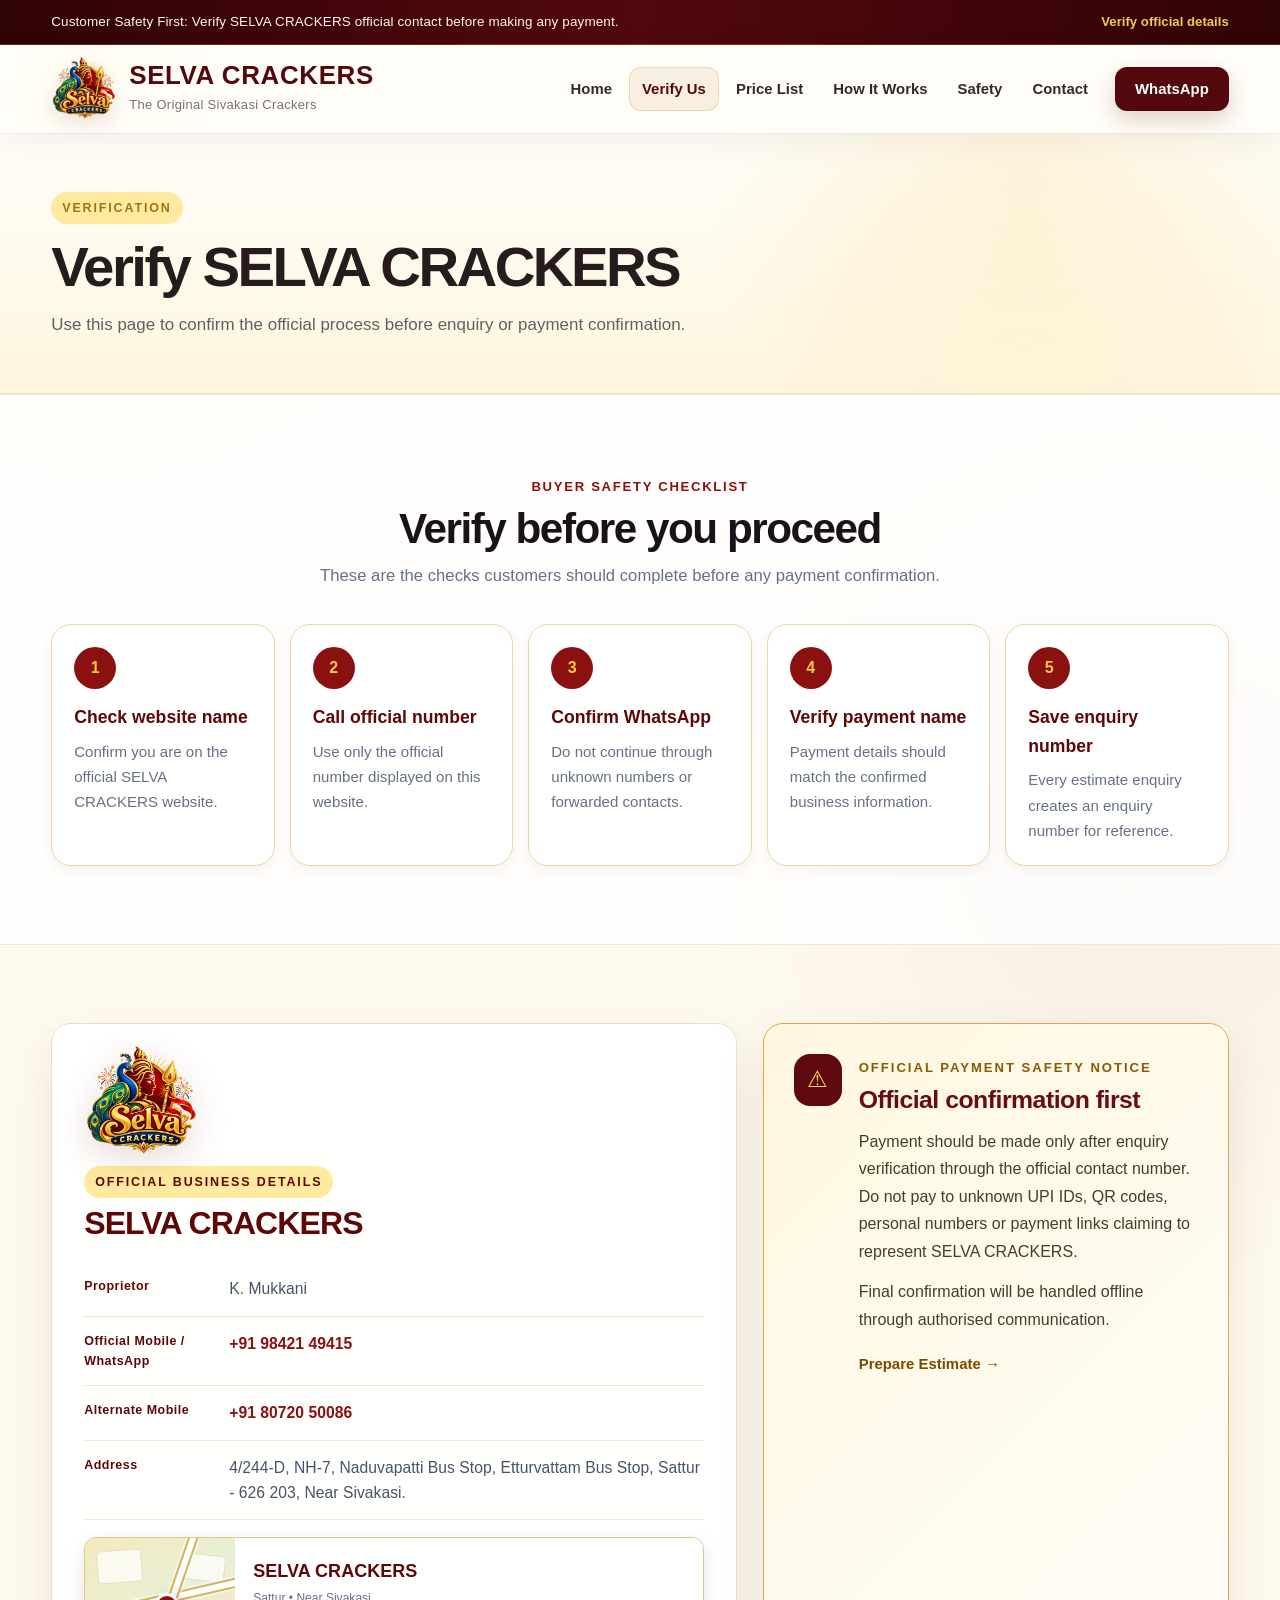
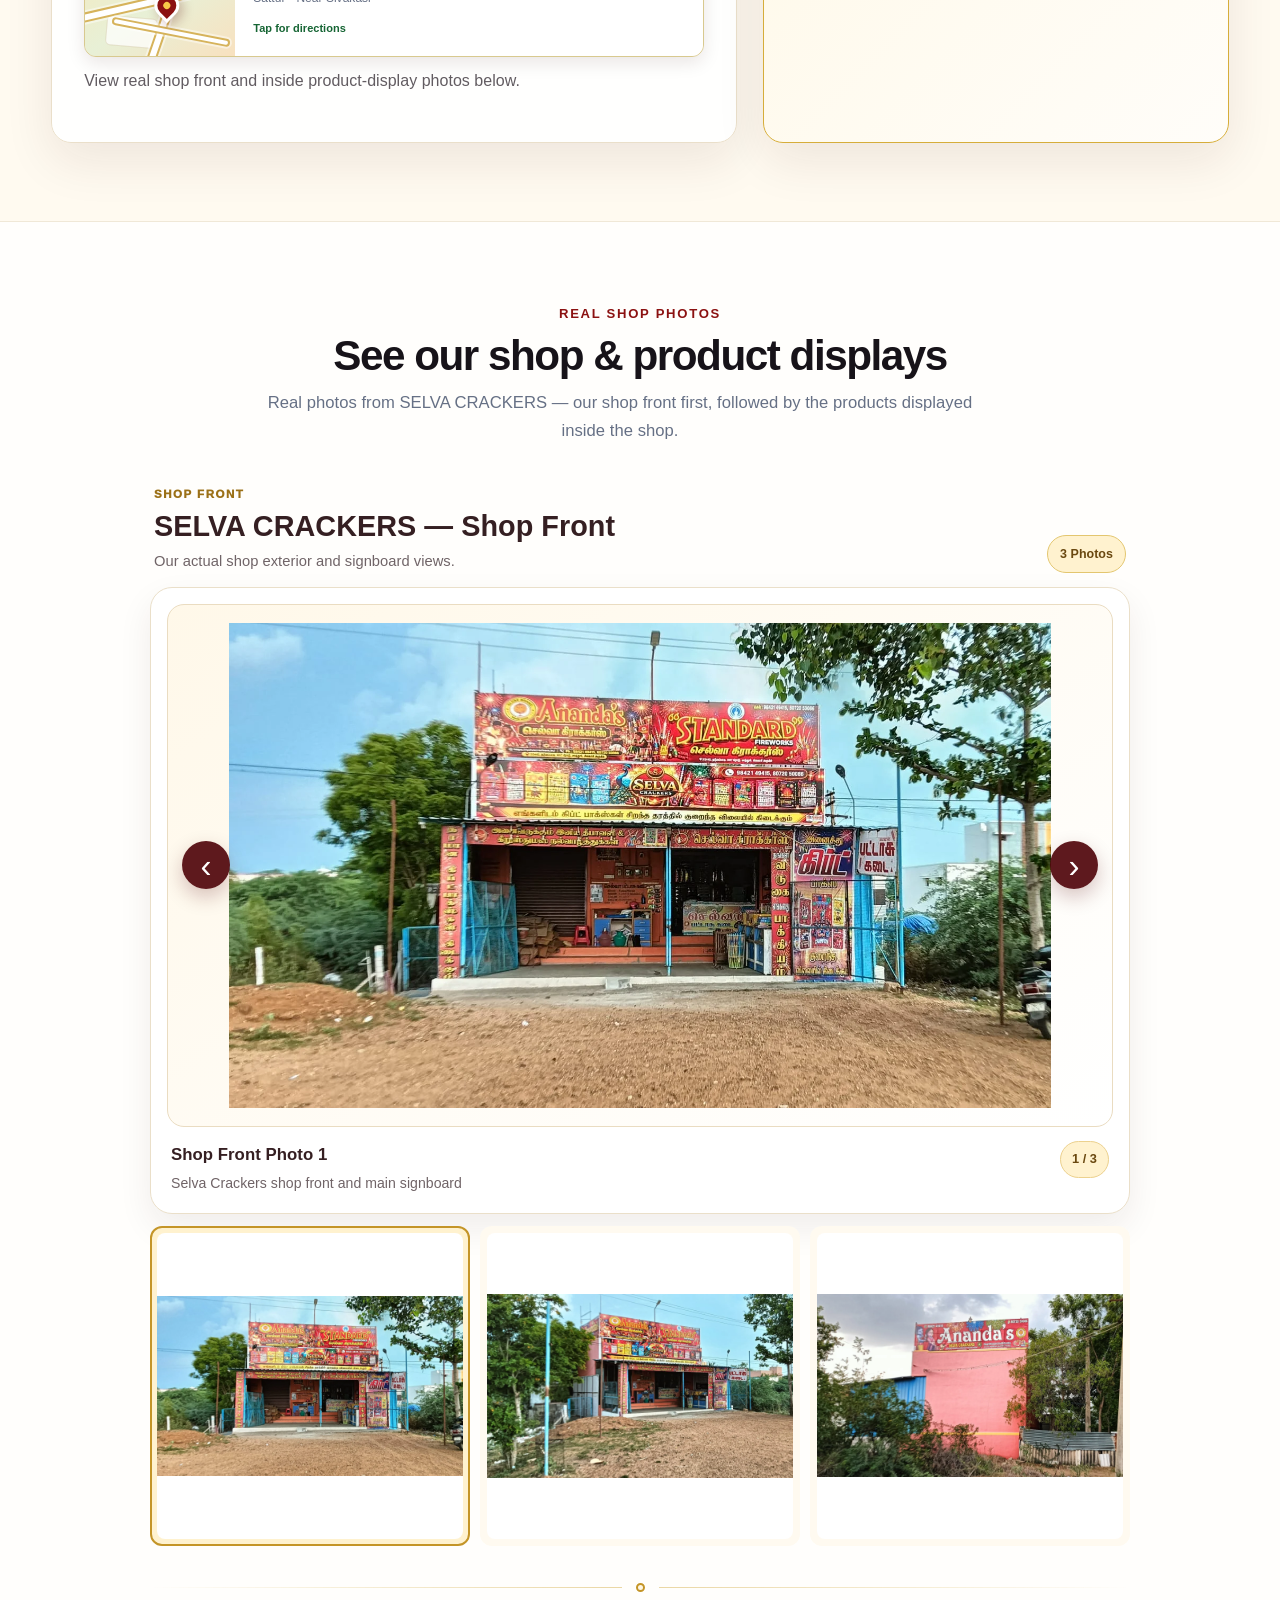
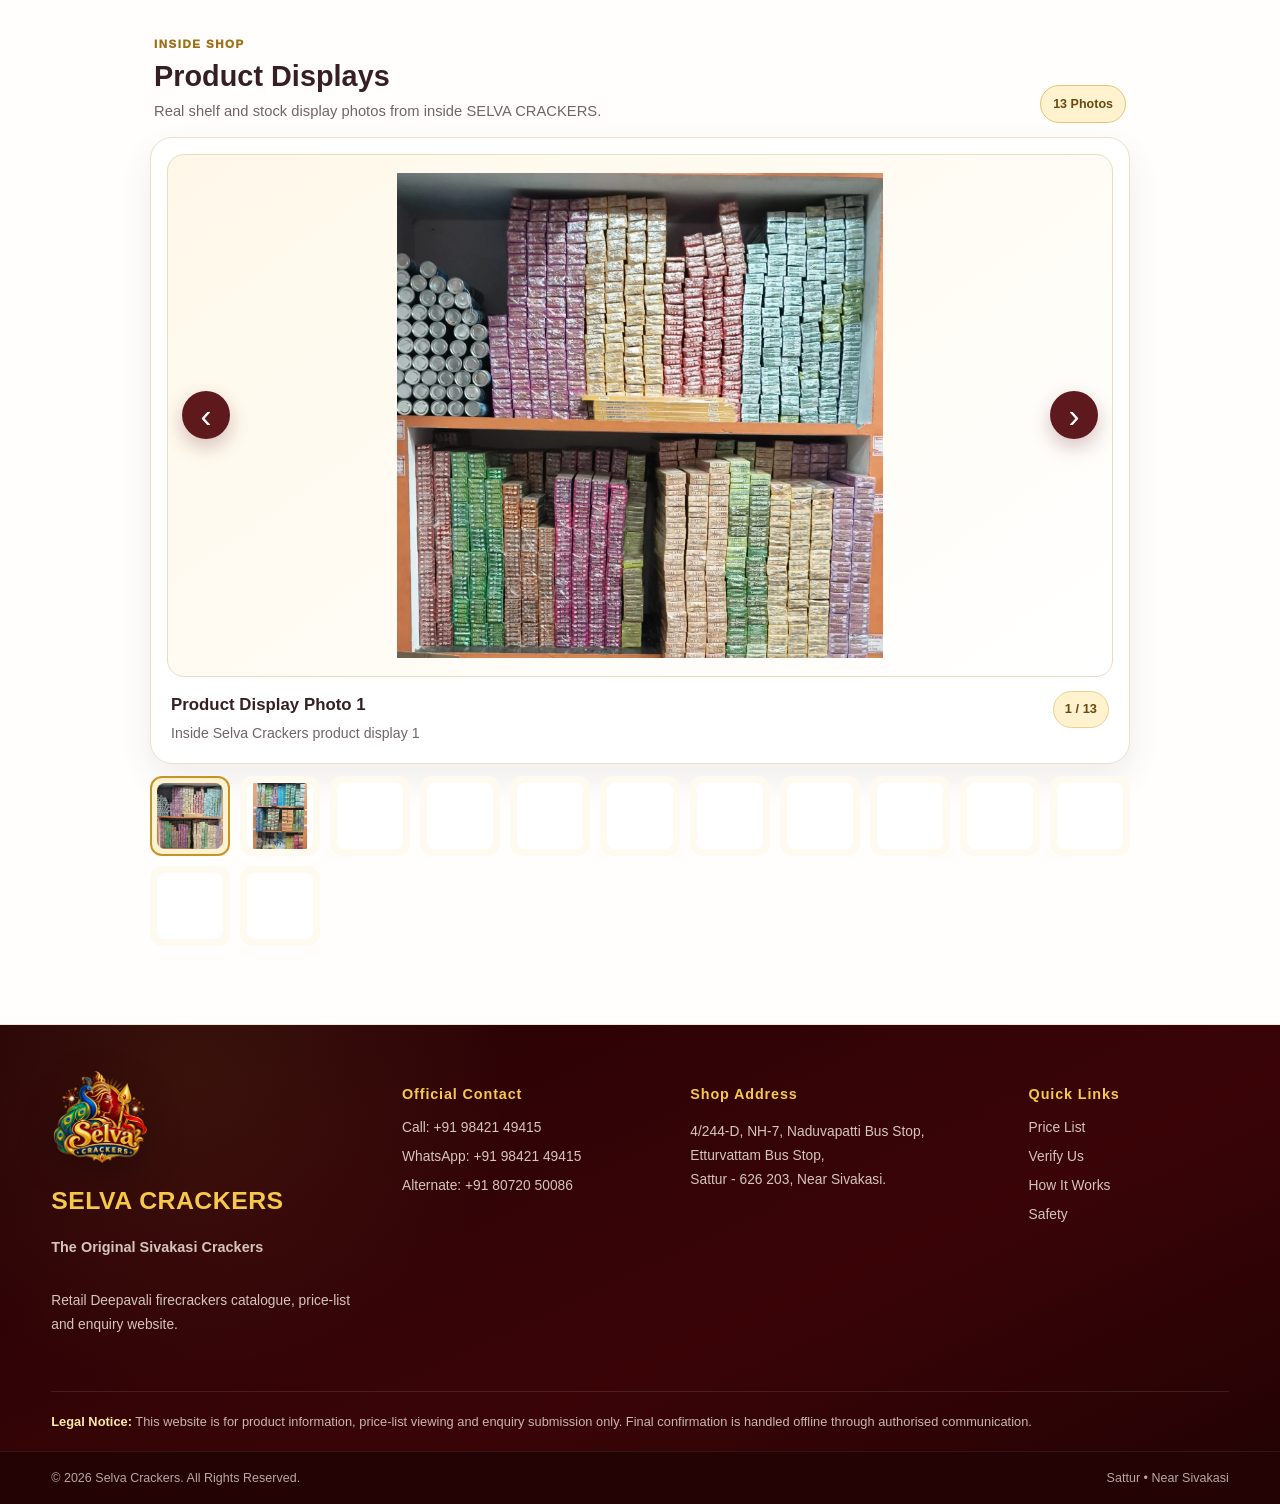
<file: verify.html>
<!DOCTYPE html>

<html lang="en-IN">
<head>
<meta charset="utf-8"/>
<meta content="width=device-width, initial-scale=1" name="viewport"/>
<title>Verify Selva Crackers | Official Contact &amp; Shop Details</title>
<meta content="Verify official Selva Crackers contact details, proprietor, Sattur shop address, Google Maps location and safe enquiry process before payment." name="description"/>
<meta content="#52080d" name="theme-color"/>
<link href="images/favicon.png" rel="icon" type="image/png"/>
<link href="css/style.css?v=20260925-13" rel="stylesheet"/>
<link href="css/premium.css?v=20260930-contrast-2" rel="stylesheet"/>
<meta content="index, follow, max-image-preview:large, max-snippet:-1, max-video-preview:-1" name="robots"/><link href="https://selvafancycrackers.in/verify.html" rel="canonical"/><link href="site.webmanifest" rel="manifest"/><link href="images/favicon.png" rel="apple-touch-icon"/><meta content="en_IN" property="og:locale"/><meta content="website" property="og:type"/><meta content="Selva Crackers" property="og:site_name"/><meta content="Verify Selva Crackers | Official Contact &amp; Shop Details" property="og:title"/><meta content="Verify official Selva Crackers contact details, proprietor, Sattur shop address, Google Maps location and safe enquiry process before payment." property="og:description"/><meta content="https://selvafancycrackers.in/verify.html" property="og:url"/><meta content="https://selvafancycrackers.in/images/social-preview.jpg" property="og:image"/><meta content="1200" property="og:image:width"/><meta content="630" property="og:image:height"/><meta content="Selva Crackers 2026 price list and enquiry" property="og:image:alt"/><meta content="summary_large_image" name="twitter:card"/><meta content="Verify Selva Crackers | Official Contact &amp; Shop Details" name="twitter:title"/><meta content="Verify official Selva Crackers contact details, proprietor, Sattur shop address, Google Maps location and safe enquiry process before payment." name="twitter:description"/><meta content="https://selvafancycrackers.in/images/social-preview.jpg" name="twitter:image"/><script type="application/ld+json">{"@context":"https://schema.org","@graph":[{"@type":"WebSite","@id":"https://selvafancycrackers.in/#website","url":"https://selvafancycrackers.in/","name":"Selva Crackers","inLanguage":["en-IN","ta-IN"]},{"@type":"Store","@id":"https://selvafancycrackers.in/#store","name":"SELVA CRACKERS","url":"https://selvafancycrackers.in/","logo":"https://selvafancycrackers.in/images/selva-logo.webp","image":"https://selvafancycrackers.in/images/social-preview.jpg","telephone":["+91 98421 49415","+91 80720 50086"],"address":{"@type":"PostalAddress","streetAddress":"4/244-D, NH-7, Naduvapatti Bus Stop, Etturvattam Bus Stop","addressLocality":"Sattur","postalCode":"626203","addressRegion":"Tamil Nadu","addressCountry":"IN"},"hasMap":"https://maps.app.goo.gl/RDsrQhB2oiyEJXku6","areaServed":["Sattur","Sivakasi","Virudhunagar"],"contactPoint":{"@type":"ContactPoint","telephone":"+91 98421 49415","contactType":"customer service","availableLanguage":["English","Tamil"]}},{"@type":"WebPage","@id":"https://selvafancycrackers.in/verify.html#webpage","url":"https://selvafancycrackers.in/verify.html","name":"Verify Selva Crackers | Official Contact & Shop Details","description":"Verify official Selva Crackers contact details, proprietor, Sattur shop address, Google Maps location and safe enquiry process before payment.","isPartOf":{"@id":"https://selvafancycrackers.in/#website"},"about":{"@id":"https://selvafancycrackers.in/#store"},"inLanguage":["en-IN","ta-IN"]}]}</script><link href="css/verify-gallery.css?v=20261001-stacked-gallery-2" rel="stylesheet"/></head>
<body>
<div class="safety-ribbon">
<div class="container safety-ribbon-inner">
<span>Customer Safety First: Verify SELVA CRACKERS official contact before making any payment.</span>
<a href="verify.html">Verify official details</a>
</div>
</div>
<header class="site-header">
<div class="container header-inner">
<a aria-label="Selva Crackers home" class="brand" href="index.html">
<img alt="Selva Crackers logo" class="brand-logo" height="58" src="images/selva-logo.webp" width="58"/>
<span class="brand-copy"><strong>SELVA CRACKERS</strong><small>The Original Sivakasi Crackers</small></span>
</a>
<button aria-expanded="false" aria-label="Open navigation" class="menu-toggle" id="menuToggle" type="button">☰</button>
<nav class="site-nav" id="siteNav">
<a class="" href="index.html">Home</a>
<a class="active" href="verify.html">Verify Us</a>
<a class="" href="products.html">Price List</a>
<a class="" href="how-it-works.html">How It Works</a>
<a class="" href="safety.html">Safety</a>
<a class="" href="contact.html">Contact</a>
<a class="nav-cta" href="https://wa.me/919842149415" rel="noopener" target="_blank">WhatsApp</a>
</nav>
</div>
</header>
<main>
<section class="page-hero compact"><div class="container"><span class="eyebrow">Verification</span><h1>Verify SELVA CRACKERS</h1><p>Use this page to confirm the official process before enquiry or payment confirmation.</p></div></section>
<section class="section white-section"><div class="container"><div class="section-heading"><span>Buyer Safety Checklist</span><h2>Verify before you proceed</h2><p>These are the checks customers should complete before any payment confirmation.</p></div><div class="steps-grid five">
<article><b>1</b><h3>Check website name</h3><p>Confirm you are on the official SELVA CRACKERS website.</p></article><article><b>2</b><h3>Call official number</h3><p>Use only the official number displayed on this website.</p></article><article><b>3</b><h3>Confirm WhatsApp</h3><p>Do not continue through unknown numbers or forwarded contacts.</p></article><article><b>4</b><h3>Verify payment name</h3><p>Payment details should match the confirmed business information.</p></article><article><b>5</b><h3>Save enquiry number</h3><p>Every estimate enquiry creates an enquiry number for reference.</p></article>
</div></div></section>
<section class="section"><div class="container verify-layout"><article class="official-card"><img alt="Selva Crackers logo" class="official-card-logo" src="images/selva-logo.webp"/><span class="section-label">OFFICIAL BUSINESS DETAILS</span><h2>SELVA CRACKERS</h2><dl><div><dt>Proprietor</dt><dd>K. Mukkani</dd></div><div><dt>Official Mobile / WhatsApp</dt><dd><a href="tel:+919842149415">+91 98421 49415</a></dd></div><div><dt>Alternate Mobile</dt><dd><a href="tel:+918072050086">+91 80720 50086</a></dd></div><div><dt>Address</dt><dd>4/244-D, NH-7, Naduvapatti Bus Stop, Etturvattam Bus Stop, Sattur - 626 203, Near Sivakasi.</dd></div></dl><a aria-label="Open Selva Crackers shop location" class="shop-map-preview compact" href="https://maps.app.goo.gl/RDsrQhB2oiyEJXku6" rel="noopener" target="_blank">
<span aria-hidden="true" class="shop-map-art"><span class="map-block block-a"></span><span class="map-block block-b"></span><span class="map-block block-c"></span><span class="map-road road-a"></span><span class="map-road road-b"></span><span class="map-road road-c"></span><span class="map-pin-mark">●</span></span>
<span class="shop-map-caption"><strong>SELVA CRACKERS</strong><small>Sattur • Near Sivakasi</small><em>Tap for directions</em></span>
</a><p class="browser-note">View real shop front and inside product-display photos below.</p></article><article class="warning-card"><span class="warning-icon">⚠</span><div><small>OFFICIAL PAYMENT SAFETY NOTICE</small><h3>Official confirmation first</h3><p>Payment should be made only after enquiry verification through the official contact number. Do not pay to unknown UPI IDs, QR codes, personal numbers or payment links claiming to represent SELVA CRACKERS.</p><p>Final confirmation will be handled offline through authorised communication.</p><a href="products.html">Prepare Estimate →</a></div></article></div></section>
<section class="section white-section shop-gallery-section">
<div class="container">
<div class="section-heading shop-gallery-heading"><span>Real Shop Photos</span><h2>See our shop &amp; product displays</h2><p>Real photos from SELVA CRACKERS — our shop front first, followed by the products displayed inside the shop.</p></div>
<div class="shop-gallery-stack">

<article class="shop-gallery-block" data-shop-gallery-block data-gallery-group="front">
<div class="shop-gallery-block-head"><div><span class="shop-gallery-kicker">SHOP FRONT</span><h3>SELVA CRACKERS — Shop Front</h3><p>Our actual shop exterior and signboard views.</p></div><span class="shop-gallery-count-badge">3 Photos</span></div>
<div class="shop-gallery-card">
<div class="shop-gallery-stage">
<button class="shop-gallery-arrow prev" type="button" data-gallery-prev aria-label="Previous shop front photo">‹</button>
<img class="shop-gallery-main" data-gallery-image src="images/shop-gallery/shop-front-01.webp" alt="Selva Crackers shop front and main signboard"/>
<button class="shop-gallery-arrow next" type="button" data-gallery-next aria-label="Next shop front photo">›</button>
</div>
<div class="shop-gallery-info"><div><strong data-gallery-title>Shop Front Photo 1</strong><p data-gallery-caption>Selva Crackers shop front and main signboard</p></div><span class="shop-gallery-counter" data-gallery-counter>1 / 3</span></div>
</div>
<div class="shop-gallery-thumbs" data-gallery-thumbs></div>
</article>

<div class="shop-gallery-divider" aria-hidden="true"><span></span></div>

<article class="shop-gallery-block" data-shop-gallery-block data-gallery-group="products">
<div class="shop-gallery-block-head"><div><span class="shop-gallery-kicker">INSIDE SHOP</span><h3>Product Displays</h3><p>Real shelf and stock display photos from inside SELVA CRACKERS.</p></div><span class="shop-gallery-count-badge">13 Photos</span></div>
<div class="shop-gallery-card">
<div class="shop-gallery-stage">
<button class="shop-gallery-arrow prev" type="button" data-gallery-prev aria-label="Previous product display photo">‹</button>
<img class="shop-gallery-main" data-gallery-image src="images/shop-gallery/product-display-01.webp" alt="Inside Selva Crackers product display 1"/>
<button class="shop-gallery-arrow next" type="button" data-gallery-next aria-label="Next product display photo">›</button>
</div>
<div class="shop-gallery-info"><div><strong data-gallery-title>Product Display Photo 1</strong><p data-gallery-caption>Inside Selva Crackers product display 1</p></div><span class="shop-gallery-counter" data-gallery-counter>1 / 13</span></div>
</div>
<div class="shop-gallery-thumbs" data-gallery-thumbs></div>
</article>

</div>
</div>
</section>
<div class="shop-gallery-lightbox" data-shop-lightbox aria-hidden="true"><button class="shop-gallery-lightbox-close" type="button" data-lightbox-close aria-label="Close full photo">×</button><button class="shop-gallery-lightbox-arrow prev" type="button" data-lightbox-prev aria-label="Previous full photo">‹</button><img alt="Full-size shop photo"/><button class="shop-gallery-lightbox-arrow next" type="button" data-lightbox-next aria-label="Next full photo">›</button><span class="shop-gallery-lightbox-counter" data-lightbox-counter></span></div>

</main>
<footer class="site-footer" id="contact">
<div class="container footer-grid">
<div class="footer-brand-column">
<img alt="Selva Crackers logo" class="footer-logo" height="92" src="images/selva-logo.webp" width="92"/>
<h3>SELVA CRACKERS</h3>
<p class="footer-tagline">The Original Sivakasi Crackers</p>
<p>Retail Deepavali firecrackers catalogue, price-list and enquiry website.</p>
</div>
<div>
<h4>Official Contact</h4>
<a href="tel:+919842149415">Call: +91 98421 49415</a>
<a href="https://wa.me/919842149415" rel="noopener" target="_blank">WhatsApp: +91 98421 49415</a>
<a href="tel:+918072050086">Alternate: +91 80720 50086</a>
</div>
<div>
<h4>Shop Address</h4>
<p>4/244-D, NH-7, Naduvapatti Bus Stop,<br/>Etturvattam Bus Stop,<br/>Sattur - 626 203, Near Sivakasi.</p>
</div>
<div>
<h4>Quick Links</h4>
<a href="products.html">Price List</a>
<a href="verify.html">Verify Us</a>
<a href="how-it-works.html">How It Works</a>
<a href="safety.html">Safety</a>
</div>
</div>
<div class="container footer-legal"><strong>Legal Notice:</strong> This website is for product information, price-list viewing and enquiry submission only. Final confirmation is handled offline through authorised communication.</div>
<div class="footer-bottom"><div class="container footer-bottom-inner"><span>© 2026 Selva Crackers. All Rights Reserved.</span><span>Sattur • Near Sivakasi</span></div></div>
</footer>
<script src="js/verify-gallery.js?v=20261001-stacked-gallery-2"></script><script src="js/app.js?v=20260925-13"></script>
</body>
</html>
</file>
<file: css/style.css>
:root{
  --wine-950:#310505;--wine-900:#4a0606;--wine-800:#5f0707;--wine-700:#7b0b0b;--wine-600:#8b1111;--wine-500:#a31a1a;
  --gold-500:#f7c948;--gold-400:#ffd968;--gold-200:#ffeaa0;--cream-100:#fff7df;--cream-50:#fffdf7;
  --ink:#101827;--slate:#475467;--muted:#667085;--line:#ead7a5;--soft-line:#eee8d8;--white:#fff;
  --green:#166534;--amber:#9a5200;--danger:#b42318;
  --shadow:0 12px 32px rgba(95,7,7,.10);--shadow-strong:0 18px 48px rgba(49,5,5,.18);
  --radius:14px;
}
*{box-sizing:border-box}
html{scroll-behavior:smooth}
body{margin:0;font-family:Arial,Helvetica,sans-serif;background:var(--cream-50);color:var(--ink);line-height:1.5}
body.modal-open{overflow:hidden}
body.modal-open .mobile-cart-bar{display:none}
a{color:inherit}
button,input,select,textarea{font:inherit}
button{cursor:pointer}
img{max-width:100%}
.container{width:min(1180px,92%);margin-inline:auto}

/* safety ribbon + header */
.safety-ribbon{background:var(--wine-800);color:#fff;padding:7px 0;font-size:12px}
.safety-ribbon-inner{display:flex;align-items:center;justify-content:space-between;gap:20px}
.safety-ribbon a{color:var(--gold-500);font-weight:800;text-decoration:none;white-space:nowrap}
.site-header{position:sticky;top:0;z-index:1500;background:#fff;border-bottom:1px solid var(--soft-line);box-shadow:0 3px 14px rgba(49,5,5,.05)}
.header-inner{min-height:78px;display:flex;align-items:center;justify-content:space-between;gap:24px}
.brand{display:flex;align-items:center;gap:12px;text-decoration:none;min-width:235px}
.brand-copy{display:flex;flex-direction:column}
.brand-copy strong{font-size:23px;color:var(--wine-600);letter-spacing:.2px}
.brand-copy small{color:var(--muted);font-size:12px;margin-top:1px}
.site-nav{display:flex;align-items:center;gap:2px}
.site-nav>a{padding:10px 11px;border-radius:8px;text-decoration:none;font-size:14px;font-weight:800}
.site-nav>a:hover,.site-nav>a.active{color:var(--wine-600);background:var(--cream-100)}
.site-nav .nav-cta{margin-left:7px;background:var(--wine-600);color:#fff;padding-inline:17px}
.site-nav .nav-cta:hover{background:var(--wine-800);color:var(--gold-500)}
.menu-toggle{display:none;border:0;width:42px;height:42px;border-radius:8px;background:var(--wine-600);color:#fff;font-size:22px}

/* generic buttons */
.btn,.small-btn{display:inline-flex;align-items:center;justify-content:center;text-decoration:none;border-radius:9px;font-weight:900;transition:.18s ease}
.btn{min-height:46px;padding:0 20px;border:1px solid transparent;font-size:14px}
.small-btn{min-height:36px;padding:0 14px;background:var(--wine-600);color:#fff;font-size:12px}
.btn:hover,.small-btn:hover{transform:translateY(-1px)}
.btn-primary{background:var(--wine-600);color:#fff;border-color:var(--wine-600)}
.btn-primary:hover{background:var(--wine-800);border-color:var(--wine-800)}
.btn-outline{background:#fff;color:var(--wine-600);border-color:var(--wine-600)}
.btn-outline:hover{background:var(--wine-600);color:#fff}
.btn-plain{background:#fff;color:var(--ink);border-color:var(--line)}
.btn-gold{background:var(--gold-500);color:var(--wine-800);border-color:var(--gold-500)}
.btn-gold:hover{background:var(--gold-400)}
.btn-soft{background:var(--cream-100);color:var(--wine-800);border-color:var(--line)}
.btn-light-border{background:transparent;color:#fff;border-color:rgba(255,255,255,.45)}
.full-width{width:100%}
.btn:disabled,.requires-selection:disabled{opacity:.5;cursor:not-allowed;transform:none}

/* homepage */
.offer-strip{background:var(--gold-200);border-bottom:1px solid var(--line)}
.offer-strip-inner{min-height:52px;display:flex;align-items:center;justify-content:space-between;gap:20px}
.offer-strip-inner>div:first-child{display:flex;align-items:center;gap:8px;color:var(--wine-800)}
.live-dot{width:9px;height:9px;border-radius:50%;background:#18a34a;box-shadow:0 0 0 5px rgba(24,163,74,.12)}
.offer-strip-copy{display:flex;align-items:center;gap:12px;font-size:13px;color:#5e4c1e}
.offer-strip-copy strong{color:var(--wine-800)}
.home-hero{padding:70px 0;background:radial-gradient(circle at 88% 12%,rgba(247,201,72,.24),transparent 33%),linear-gradient(135deg,#fffdf7,#fff7df);border-bottom:1px solid var(--line)}
.hero-grid{display:grid;grid-template-columns:minmax(0,1.5fr) minmax(300px,.72fr);align-items:center;gap:64px}
.eyebrow,.section-label{display:inline-block;color:var(--wine-800);background:var(--gold-200);border-radius:999px;padding:6px 11px;font-size:11px;font-weight:900;letter-spacing:.8px;text-transform:uppercase}
.hero-copy h1{margin:17px 0 0;font-size:clamp(42px,5.1vw,68px);line-height:1.05;letter-spacing:-1.8px}
.hero-copy h1 span{display:block;color:var(--wine-600)}
.hero-copy>p{max-width:760px;font-size:18px;line-height:1.7;color:var(--slate);margin:25px 0 0}
.hero-actions{display:flex;flex-wrap:wrap;gap:11px;margin-top:28px}
.hero-points{display:flex;flex-wrap:wrap;gap:20px;margin-top:24px;color:var(--slate);font-size:13px;font-weight:700}
.hero-panel{background:var(--wine-700);color:#fff;padding:34px;border-radius:22px;box-shadow:var(--shadow-strong);position:relative;overflow:hidden}
.hero-panel:after{content:"";position:absolute;width:170px;height:170px;border-radius:50%;right:-60px;top:-68px;background:rgba(247,201,72,.11)}
.hero-year{color:var(--gold-500);font-size:74px;font-weight:900;line-height:1}
.hero-panel>span{display:block;color:var(--gold-200);font-size:11px;font-weight:900;letter-spacing:1.2px;margin-top:8px}
.hero-panel h2{font-size:36px;line-height:1.12;margin:20px 0 0}
.hero-panel p{font-size:14px;color:#f6e8dc;margin-top:16px}
.hero-panel a{display:inline-block;margin-top:22px;color:var(--gold-500);font-weight:900;text-decoration:none}
.trust-band{background:#fff;border-bottom:1px solid var(--soft-line)}
.trust-grid{display:grid;grid-template-columns:repeat(4,1fr)}
.trust-item{display:flex;align-items:center;gap:12px;padding:23px 20px;border-right:1px solid var(--soft-line)}
.trust-item:last-child{border-right:0}
.trust-item>span{width:42px;height:42px;display:grid;place-items:center;border-radius:50%;background:var(--cream-100);color:var(--wine-600);font-size:18px;font-weight:900;flex:0 0 42px}
.trust-item strong{display:block;color:var(--wine-800);font-size:14px}
.trust-item small{display:block;color:var(--muted);font-size:11px;margin-top:2px}

.section{padding:70px 0}
.white-section{background:#fff}
.section-heading{max-width:740px;margin:0 auto 34px;text-align:center}
.section-heading>span{color:var(--wine-600);font-size:11px;font-weight:900;letter-spacing:1px;text-transform:uppercase}
.section-heading h2{font-size:clamp(30px,4vw,42px);line-height:1.15;margin:7px 0 0}
.section-heading p{color:var(--muted);font-size:15px;margin:10px 0 0}
.section-heading.light h2{color:#fff}
.section-heading.light>span{color:var(--gold-500)}
.section-heading.light p{color:#eaded8}
.split-cards,.verify-layout,.contact-grid{display:grid;grid-template-columns:1.25fr .85fr;gap:26px;align-items:stretch}
.info-card,.official-card,.map-card{background:#fff;border:1px solid var(--line);border-radius:var(--radius);padding:32px;box-shadow:var(--shadow)}
.info-card h2,.official-card h2,.map-card h2{color:var(--wine-800);font-size:30px;line-height:1.18;margin:8px 0}
.info-card>p,.map-card>p{color:var(--muted)}
.check-grid{list-style:none;padding:0;margin:22px 0 0;display:grid;grid-template-columns:repeat(2,1fr);gap:10px}
.check-grid li{background:var(--cream-100);border:1px solid #f0deb1;border-radius:9px;padding:11px 12px;color:#55451d;font-size:12px;font-weight:700}
.warning-card{background:var(--wine-800);color:#fff;border-radius:var(--radius);padding:29px;display:flex;gap:17px;box-shadow:var(--shadow-strong)}
.warning-icon{width:48px;height:48px;display:grid;place-items:center;border-radius:50%;background:var(--gold-500);color:var(--wine-800);font-size:22px;flex:0 0 48px}
.warning-card small{color:var(--gold-500);font-weight:900;letter-spacing:1px}
.warning-card h3{font-size:24px;line-height:1.2;margin:5px 0 0}
.warning-card p{color:#f0e1d9;font-size:14px;margin:13px 0 0}
.warning-card a{display:inline-block;color:var(--gold-500);font-weight:900;text-decoration:none;margin-top:18px}
.promo-section{padding:0 0 70px}
.promo-card{background:var(--wine-600);color:#fff;border-radius:18px;padding:30px 34px;display:grid;grid-template-columns:auto 1fr auto;align-items:center;gap:28px;box-shadow:var(--shadow-strong)}
.promo-year{font-size:60px;color:var(--gold-500);font-weight:900;line-height:1}
.promo-card>div:nth-child(2)>span{color:var(--gold-200);font-size:11px;font-weight:900;letter-spacing:1px}
.promo-card h2{font-size:28px;margin:3px 0 0}
.promo-card p{font-size:13px;color:#f2e2da;margin:7px 0 0}
.category-grid{display:grid;grid-template-columns:repeat(5,1fr);gap:14px}
.category-grid>a{min-height:152px;border:1px solid var(--line);border-radius:12px;background:var(--cream-100);text-decoration:none;display:flex;flex-direction:column;align-items:center;justify-content:center;text-align:center;padding:16px;transition:.18s ease}
.category-grid>a:hover{background:#fff;border-color:var(--wine-600);transform:translateY(-3px);box-shadow:var(--shadow)}
.category-grid i{font-style:normal;font-size:27px;color:var(--wine-600);font-weight:900}
.category-grid strong{color:var(--wine-800);font-size:14px;margin-top:8px}
.category-grid small{color:var(--muted);font-size:11px;margin-top:5px}
.dark-section{padding:74px 0;background:var(--wine-800);color:#fff}
.three-grid{display:grid;grid-template-columns:repeat(3,1fr);gap:18px}
.three-grid article{border:1px solid rgba(255,255,255,.14);background:rgba(255,255,255,.07);border-radius:13px;padding:27px}
.three-grid article>b{width:44px;height:44px;display:grid;place-items:center;border-radius:50%;background:var(--gold-500);color:var(--wine-800);margin-bottom:14px}
.three-grid h3{color:var(--gold-200);margin:0;font-size:19px}
.three-grid p{color:#eaded8;font-size:13px;margin:9px 0 0}
.three-grid.light-cards article{background:#fff;border-color:var(--line);box-shadow:var(--shadow)}
.three-grid.light-cards h3{color:var(--wine-800)}
.three-grid.light-cards p{color:var(--muted)}
.popular-grid{display:grid;grid-template-columns:repeat(4,1fr);gap:15px}
.popular-grid>a{background:var(--cream-100);border:1px solid var(--line);border-radius:12px;padding:22px;text-decoration:none;transition:.18s ease}
.popular-grid>a:hover{background:#fff;border-color:var(--wine-600);transform:translateY(-2px);box-shadow:var(--shadow)}
.popular-grid small{display:inline-block;background:var(--gold-200);color:var(--wine-600);padding:4px 7px;border-radius:5px;font-size:9px;font-weight:900;letter-spacing:.6px}
.popular-grid h3{color:var(--wine-800);font-size:17px;margin:12px 0 0}
.popular-grid p{color:var(--muted);font-size:12px;min-height:54px}
.popular-grid strong{color:var(--wine-600);font-size:12px}
.cta-section{padding:68px 0;background:#fff}
.cta-card{background:var(--wine-600);color:#fff;border-radius:16px;padding:31px 35px;display:flex;align-items:center;justify-content:space-between;gap:28px}
.cta-card>div>span{color:var(--gold-500);font-size:11px;font-weight:900;letter-spacing:1px}
.cta-card h2{font-size:29px;margin:4px 0 0}
.cta-card p{color:#f1e2da;font-size:13px;margin:7px 0 0}
.tamil-band{padding:42px 0;text-align:center;background:var(--gold-200);border-block:1px solid var(--line)}
.tamil-band h2{color:var(--wine-800);font-size:clamp(21px,3vw,30px);margin:0}
.tamil-band p{max-width:760px;margin:9px auto 0;color:#5e4d25}

/* page hero + utility pages */
.page-hero{background:linear-gradient(135deg,#fffdf7,#fff3c9);border-bottom:1px solid var(--line)}
.page-hero.compact{padding:45px 0}
.page-hero h1{font-size:46px;line-height:1.1;margin:12px 0 0;color:var(--ink)}
.page-hero p{max-width:820px;color:var(--slate);font-size:16px;margin:12px 0 0}
.steps-grid{display:grid;grid-template-columns:repeat(4,1fr);gap:15px}
.steps-grid.five{grid-template-columns:repeat(5,1fr)}
.steps-grid article{background:#fff;border:1px solid var(--line);border-radius:12px;padding:22px;box-shadow:0 5px 14px rgba(95,7,7,.05)}
.steps-grid b{width:42px;height:42px;display:grid;place-items:center;border-radius:50%;background:var(--wine-600);color:var(--gold-500)}
.steps-grid h3{color:var(--wine-800);font-size:17px;margin:14px 0 0}
.steps-grid p{color:var(--muted);font-size:12px;margin:7px 0 0}
.after-grid{display:grid;grid-template-columns:repeat(5,1fr);gap:12px}
.after-grid>div{background:#fff;border:1px solid var(--line);border-radius:12px;padding:20px;text-align:center}
.after-grid b{display:block;color:var(--gold-500);font-size:26px}
.after-grid span{display:block;color:var(--wine-800);font-weight:800;font-size:13px;margin-top:6px}
.inline-actions{display:flex;gap:10px;flex-wrap:wrap}
.official-card dl{margin:20px 0 0}
.official-card dl>div{display:grid;grid-template-columns:130px 1fr;gap:15px;padding:11px 0;border-bottom:1px solid var(--soft-line)}
.official-card dt{font-weight:900;color:var(--wine-800);font-size:12px}
.official-card dd{margin:0;color:var(--slate);font-size:13px}
.official-card dd a{color:var(--wine-600);font-weight:700;text-decoration:none}
.photo-placeholder-grid{display:grid;grid-template-columns:repeat(5,1fr);gap:12px}
.photo-placeholder-grid>div{aspect-ratio:1.2/1;border:1px dashed #c9ab62;background:var(--cream-100);border-radius:12px;display:flex;flex-direction:column;align-items:center;justify-content:center;text-align:center;padding:15px;color:var(--wine-800);font-weight:800;font-size:13px}
.photo-placeholder-grid small{display:block;color:var(--muted);font-weight:400;margin-top:5px}
.large-check-list{list-style:none;padding:0;margin:22px 0 0;display:grid;gap:10px}
.large-check-list li{padding:12px 14px;background:var(--cream-100);border:1px solid var(--line);border-radius:9px;color:#5c4b24;font-weight:700;font-size:13px}
.large-check-list li:before{content:"✓";color:var(--green);font-weight:900;margin-right:8px}
.map-card{display:flex;flex-direction:column;align-items:flex-start;justify-content:center}

/* product page */
.products-intro-section{padding-bottom:30px}
.offer-summary-card{background:#fff;border:1px solid var(--line);border-radius:14px;padding:24px;box-shadow:var(--shadow);display:grid;grid-template-columns:1.3fr 1fr auto;gap:24px;align-items:center}
.offer-summary-card h2{color:var(--wine-800);font-size:27px;margin:6px 0}
.offer-summary-card p{color:var(--muted);font-size:13px;margin:0}
.offer-summary-points{display:grid;gap:5px;color:var(--slate);font-size:12px;font-weight:700}
.catalogue-section{padding:0 0 70px}
.catalogue-toolbar{display:grid;grid-template-columns:1fr 220px auto;gap:12px;background:#fff;border:1px solid var(--line);border-radius:12px;padding:13px;box-shadow:var(--shadow)}
.search-box{position:relative}
.search-box>span{position:absolute;left:14px;top:50%;transform:translateY(-50%);color:var(--muted)}
.search-box input,#categorySelect{width:100%;height:46px;border:1px solid #d8d4c9;border-radius:8px;background:#fff;outline:0}
.search-box input{padding:0 14px 0 40px}
#categorySelect{padding:0 11px}
.search-box input:focus,#categorySelect:focus{border-color:var(--wine-600);box-shadow:0 0 0 3px rgba(139,17,17,.08)}
.view-toggle{display:flex;border:1px solid #d8d4c9;border-radius:8px;overflow:hidden}
.view-toggle button{border:0;background:#fff;color:var(--muted);padding:0 13px;font-size:12px;font-weight:900;min-width:88px}
.view-toggle button+button{border-left:1px solid #d8d4c9}
.view-toggle button.active{background:var(--wine-600);color:#fff}
.catalogue-note{margin:12px 0 16px;background:var(--gold-200);border:1px solid var(--line);border-radius:8px;padding:9px 12px;color:#624f20;font-size:12px}
.catalogue-layout{display:grid;grid-template-columns:minmax(0,1fr) 330px;gap:18px;align-items:start}
.product-window,.estimate-card{background:#fff;border:1px solid var(--line);border-radius:14px;box-shadow:var(--shadow)}
.product-window{overflow:hidden}
.product-window-head{min-height:58px;padding:10px 16px;display:flex;align-items:center;justify-content:space-between;border-bottom:1px solid var(--soft-line);background:#fffdf7}
.product-window-head strong{display:block;color:var(--wine-800);font-size:15px}
.product-window-head small{display:block;color:var(--muted);font-size:11px}
.link-button{border:0;background:transparent;color:var(--wine-600);font-size:11px;font-weight:900}
.product-scroll{height:min(70vh,760px);min-height:520px;overflow:auto;padding:14px;background:#fffdf7;scrollbar-color:#c9ab62 #fff7df}
.tile-category-heading{margin:3px 0 10px;padding:10px 12px;background:var(--wine-800);color:#fff;border-radius:9px;display:flex;align-items:center;justify-content:space-between;scroll-margin-top:15px}
.tile-category-heading.selected-category{outline:3px solid var(--gold-500);outline-offset:2px}
.tile-category-heading span{font-size:14px;font-weight:900}
.tile-category-heading small{color:var(--gold-200);font-size:10px}
.product-tile-grid{display:grid;grid-template-columns:repeat(2,minmax(0,1fr));gap:11px;margin-bottom:18px}
.product-tile{background:#fff;border:1px solid #e8ddc0;border-radius:11px;padding:15px;min-width:0;transition:.16s ease}
.product-tile:hover{border-color:#d5b865;box-shadow:0 6px 18px rgba(95,7,7,.07)}
.tile-topline{display:flex;justify-content:space-between;align-items:center;gap:8px}
.serial-chip,.tag{display:inline-flex;align-items:center;min-height:23px;border-radius:999px;padding:0 8px;font-size:9px;font-weight:900}
.serial-chip{background:var(--cream-100);border:1px solid var(--line);color:var(--wine-600)}
.tag{background:var(--gold-200);color:var(--wine-800)}
.tag-net{background:var(--wine-600);color:var(--gold-500)}
.product-tile h3{font-size:15px;line-height:1.3;color:var(--ink);margin:10px 0 0;min-height:39px}
.product-tamil{font-size:11px;color:var(--muted);margin-top:4px;min-height:30px}
.product-meta{display:flex;flex-wrap:wrap;gap:6px;margin-top:9px}
.product-meta span{background:#f9f7f1;border:1px solid #ece5d4;border-radius:6px;padding:4px 6px;color:var(--slate);font-size:9px;font-weight:700}
.price-line{display:flex;justify-content:space-between;align-items:end;gap:10px;border-top:1px solid var(--soft-line);margin-top:11px;padding-top:10px}
.price-block small,.tile-total small,.list-price small,.list-total small{display:block;color:var(--muted);font-size:9px}
.price-block strong{color:var(--wine-600);font-size:21px}
.tile-total{text-align:right}
.tile-total strong,.list-total strong{color:var(--green);font-size:14px}
.tile-qty-row{display:flex;align-items:center;justify-content:space-between;gap:10px;margin-top:12px}
.qty-control{display:grid;grid-template-columns:34px 48px 34px;gap:4px;align-items:center}
.qty-control button{height:34px;border:0;border-radius:6px;background:var(--wine-600);color:#fff;font-size:17px;font-weight:900}
.qty-control button:hover{background:var(--wine-800)}
.qty-input{width:48px;height:34px;border:1px solid var(--line);border-radius:6px;background:var(--cream-100);text-align:center;font-weight:900;outline:0}
.qty-input::-webkit-inner-spin-button,.qty-input::-webkit-outer-spin-button{-webkit-appearance:none;margin:0}
.unavailable-note{margin-top:11px;border:1px solid #f4c56f;background:#fff0d1;color:#8d4b00;border-radius:7px;padding:7px 9px;font-size:10px;font-weight:800}
.product-list-group{display:grid;gap:7px;margin-bottom:17px}
.product-list-row{display:grid;grid-template-columns:minmax(260px,1.4fr) 100px 145px 110px;gap:12px;align-items:center;background:#fff;border:1px solid #e8ddc0;border-radius:9px;padding:10px 12px}
.list-main-title{display:flex;gap:8px;align-items:center}
.list-main-title strong{font-size:13px}
.list-main small{display:block;color:var(--muted);font-size:10px;margin:3px 0 0}
.list-meta{display:flex;flex-wrap:wrap;gap:5px;margin-top:5px}
.list-meta span{font-size:9px;color:var(--slate)}
.list-price strong{color:var(--wine-600);font-size:17px}
.list-qty .qty-control{grid-template-columns:31px 43px 31px}
.list-qty .qty-control button,.list-qty .qty-input{height:31px}
.list-qty .qty-input{width:43px}
.empty-results{padding:50px 20px;text-align:center;color:var(--muted)}
.estimate-card{position:sticky;top:100px;padding:18px}
.estimate-card-head>span{color:var(--wine-600);font-size:10px;font-weight:900;letter-spacing:.8px}
.estimate-card-head h2{font-size:24px;color:var(--wine-800);margin:3px 0 0}
.empty-state{margin:15px 0;background:var(--cream-100);border:1px dashed #d5b865;border-radius:8px;padding:18px;text-align:center;color:var(--muted);font-size:12px}
.selected-list{max-height:290px;overflow:auto;margin:13px 0}
.summary-line{display:grid;grid-template-columns:1fr auto;gap:10px;border-bottom:1px solid var(--soft-line);padding:8px 0;font-size:11px}
.summary-line span{color:var(--slate)}
.summary-line strong{color:var(--green)}
.estimate-metrics{display:grid;grid-template-columns:1fr 1.3fr;gap:8px;border-top:1px solid var(--soft-line);padding-top:12px;margin-top:12px}
.estimate-metrics>div{background:var(--cream-100);border:1px solid var(--line);border-radius:8px;padding:10px}
.estimate-metrics small{display:block;color:var(--muted);font-size:9px}
.estimate-metrics strong{display:block;color:var(--wine-800);font-size:20px;margin-top:1px}
.minimum-status{margin:10px 0 12px;border-radius:7px;padding:8px 9px;font-size:10px}
.minimum-status.info{background:#f4f5f7;color:#475467}
.minimum-status.warning{background:#fff0d1;color:#8d4b00}
.minimum-status.success{background:#eaf7ed;color:var(--green)}
.estimate-card .btn+.btn{margin-top:8px}

/* customer form */
.customer-section{background:#fff}
.customer-layout{display:grid;grid-template-columns:minmax(0,1.5fr) 370px;gap:22px;align-items:start}
.customer-form{background:var(--cream-50);border:1px solid var(--line);border-radius:14px;padding:23px;box-shadow:var(--shadow)}
.field-grid{display:grid;grid-template-columns:repeat(2,1fr);gap:16px}
.customer-form label{display:block;position:relative}
.customer-form label>span{display:block;color:var(--wine-800);font-size:11px;font-weight:900;margin-bottom:6px}
.customer-form input,.customer-form textarea{width:100%;border:1px solid #d9d4c8;border-radius:8px;background:#fff;padding:10px 11px;outline:0}
.customer-form input{height:43px}
.customer-form input:focus,.customer-form textarea:focus{border-color:var(--wine-600);box-shadow:0 0 0 3px rgba(139,17,17,.08)}
.customer-form label small{display:block;color:var(--muted);font-size:9px;margin-top:5px}
.full-field{margin-top:16px}
.suggestion-box{position:absolute;left:0;right:0;top:70px;z-index:20;background:#fff;border:1px solid var(--line);border-radius:8px;box-shadow:var(--shadow);display:none;max-height:220px;overflow:auto}
.suggestion-box.open{display:block}
.suggestion-box button{display:block;width:100%;border:0;background:#fff;text-align:left;padding:9px 11px;font-size:11px}
.suggestion-box button:hover{background:var(--cream-100)}
.enquiry-final-card{background:var(--wine-800);color:#fff;border-radius:14px;padding:23px;box-shadow:var(--shadow-strong);position:sticky;top:100px}
.enquiry-final-card h3{font-size:23px;margin:5px 0}
.final-total{display:flex;justify-content:space-between;align-items:end;border-block:1px solid rgba(255,255,255,.14);padding:14px 0;margin:13px 0}
.final-total span{font-size:11px;color:#eaded8}
.final-total strong{font-size:26px;color:var(--gold-500)}
.enquiry-final-card>p{font-size:11px;color:#eaded8}
.enquiry-final-card .btn-primary{background:var(--gold-500);color:var(--wine-800);border-color:var(--gold-500);margin-top:12px}
.pdf-action-grid{display:grid;grid-template-columns:1fr 1fr;gap:9px;margin-top:10px}
.pdf-action-btn{min-height:58px;border:1px solid rgba(247,201,72,.42);background:rgba(255,255,255,.08);color:#fff;border-radius:10px;padding:9px 10px;display:flex;align-items:center;gap:9px;text-align:left;transition:.18s ease}
.pdf-action-btn:hover{background:rgba(255,255,255,.14);border-color:var(--gold-500);transform:translateY(-1px)}
.pdf-action-btn:disabled{opacity:.48;cursor:not-allowed;transform:none}
.pdf-action-btn>span:last-child{min-width:0}
.pdf-action-btn strong{display:block;color:#fff;font-size:11px;line-height:1.25}
.pdf-action-btn small{display:block;color:#dfd1cb;font-size:8.5px;line-height:1.35;margin-top:2px}
.pdf-badge{display:grid;place-items:center;min-width:38px;height:32px;border-radius:7px;background:var(--gold-500);color:var(--wine-800);font-size:9px;font-weight:900;letter-spacing:.4px}
.browser-note{display:block;color:#d8c8c0;font-size:9px;margin-top:10px;line-height:1.45}

/* sticky mobile cart + estimate modal */
.mobile-cart-bar{position:fixed;left:50%;bottom:10px;transform:translateX(-50%);width:min(900px,calc(100% - 24px));z-index:3000;background:var(--wine-800);color:#fff;border:2px solid var(--gold-500);border-radius:12px;box-shadow:0 15px 40px rgba(0,0,0,.25);padding:10px 12px;display:flex;align-items:center;justify-content:space-between;gap:14px}
.mobile-cart-bar span{font-weight:800;font-size:13px;color:var(--gold-500)}
.mobile-cart-bar button{border:0;background:var(--gold-500);color:var(--wine-800);border-radius:7px;min-height:38px;padding:0 15px;font-size:11px;font-weight:900}
.mobile-cart-actions{display:flex;align-items:center;gap:8px;flex:0 0 auto}
.mobile-cart-bar .mobile-reset-btn{background:transparent;color:#fff;border:1px solid rgba(255,255,255,.55);padding-inline:13px}
.mobile-cart-bar .mobile-reset-btn:hover{background:rgba(255,255,255,.12);border-color:#fff}
.modal{position:fixed;inset:0;background:rgba(24,5,5,.64);backdrop-filter:blur(3px);display:grid;place-items:center;padding:18px;z-index:5000;opacity:0;visibility:hidden;transition:.2s ease}
.modal.open{opacity:1;visibility:visible}
.modal-dialog{width:min(700px,100%);max-height:90vh;overflow:auto;background:#fff;border-radius:15px;box-shadow:var(--shadow-strong);padding:24px;position:relative}
.modal-close{position:absolute;right:15px;top:15px;width:38px;height:38px;border:0;border-radius:50%;background:var(--wine-800);color:#fff;font-size:24px}
.estimate-modal-dialog h2{color:var(--wine-800);font-size:28px;margin:8px 0 0}
.modal-subtitle{color:var(--muted);font-size:12px;margin:2px 0 14px}
.estimate-modal-items{display:grid;gap:8px;max-height:50vh;overflow:auto}
.estimate-modal-line{display:grid;grid-template-columns:1fr auto;gap:12px;border:1px solid var(--line);border-radius:9px;padding:10px;background:var(--cream-50)}
.estimate-modal-line strong{display:block;font-size:12px}
.estimate-modal-line small{display:block;color:var(--muted);font-size:9px;margin-top:2px}
.estimate-modal-line .line-amount{text-align:right;color:var(--green);font-weight:900;font-size:12px}
.estimate-modal-line .line-amount span{display:block;color:var(--muted);font-size:9px;font-weight:400}
.modal-totals{display:flex;justify-content:space-between;gap:12px;background:var(--gold-200);border:1px solid var(--line);border-radius:9px;padding:12px 14px;margin-top:12px}
.modal-totals span{font-size:10px;color:#5a471a}
.modal-totals strong{display:block;color:var(--wine-800);font-size:18px}
.modal-note{margin-top:10px;border:1px dashed #ef9b40;background:var(--cream-100);border-radius:8px;padding:9px 11px;color:#624a1d;font-size:10px}
.modal-actions{display:flex;justify-content:flex-end;gap:8px;margin-top:13px}

/* footer */
.site-footer{background:var(--wine-950);color:#fff;padding-top:50px}
.footer-grid{display:grid;grid-template-columns:1.25fr 1fr 1.2fr .8fr;gap:34px;padding-bottom:34px}
.site-footer h3{color:var(--gold-500);font-size:25px;margin:0}
.site-footer h4{color:var(--gold-500);font-size:13px;margin:0 0 10px}
.footer-tagline{color:var(--gold-200);font-weight:800}
.site-footer p,.site-footer a{color:#d6c5bd;font-size:11px;line-height:1.7}
.site-footer a{display:block;text-decoration:none;margin-bottom:5px}
.site-footer a:hover{color:var(--gold-500)}
.footer-legal{border-top:1px solid rgba(255,255,255,.1);padding:17px 0;color:#c9b7b0;font-size:10px;line-height:1.6}
.footer-legal strong{color:var(--gold-200)}
.footer-bottom{background:#230303;border-top:1px solid rgba(255,255,255,.08)}
.footer-bottom-inner{min-height:48px;display:flex;align-items:center;justify-content:space-between;color:#b9a8a1;font-size:10px}

/* responsive */
@media(max-width:1100px){
  .site-nav>a{font-size:12px;padding-inline:7px}.hero-grid{gap:36px}.trust-grid{grid-template-columns:repeat(2,1fr)}.trust-item:nth-child(2){border-right:0}
  .category-grid{grid-template-columns:repeat(3,1fr)}.catalogue-layout{grid-template-columns:minmax(0,1fr) 300px}.product-tile-grid{grid-template-columns:1fr}
  .steps-grid.five{grid-template-columns:repeat(3,1fr)}.photo-placeholder-grid{grid-template-columns:repeat(3,1fr)}.footer-grid{grid-template-columns:repeat(2,1fr)}
}
@media(max-width:850px){
  body{padding-bottom:70px}
  .menu-toggle{display:block}.site-nav{display:none;position:absolute;left:3%;right:3%;top:79px;background:#fff;border:1px solid var(--line);border-radius:10px;box-shadow:var(--shadow-strong);padding:9px;flex-direction:column;align-items:stretch}
  .site-nav.open{display:flex}.site-nav>a{font-size:13px;padding:11px}.site-nav .nav-cta{margin:5px 0 0}
  .hero-grid,.split-cards,.verify-layout,.contact-grid{grid-template-columns:1fr}.hero-copy h1{font-size:48px}.offer-summary-card{grid-template-columns:1fr}.catalogue-toolbar{grid-template-columns:1fr}
  .catalogue-layout{grid-template-columns:1fr}.estimate-card{position:static}.product-scroll{height:auto;max-height:none;min-height:0}.customer-layout{grid-template-columns:1fr}.enquiry-final-card{position:static}
  .three-grid{grid-template-columns:1fr}.popular-grid{grid-template-columns:repeat(2,1fr)}.steps-grid,.steps-grid.five{grid-template-columns:repeat(2,1fr)}.after-grid{grid-template-columns:repeat(2,1fr)}
  .footer-grid{grid-template-columns:repeat(2,1fr)}
}
@media(max-width:600px){
  .container{width:min(94%,680px)}.safety-ribbon-inner{align-items:flex-start}.safety-ribbon a{font-size:10px}.header-inner{min-height:68px}.site-nav{top:69px}
  .brand{min-width:0}.brand-copy strong{font-size:18px}.brand-copy small{font-size:9px}
  .offer-strip-inner{padding:8px 0;flex-wrap:wrap}.offer-strip-copy{order:3;width:100%;font-size:10px}.home-hero{padding:45px 0}.hero-copy h1{font-size:38px;letter-spacing:-1px}.hero-copy>p{font-size:15px}
  .hero-actions{flex-direction:column}.hero-actions .btn{width:100%}.hero-points{flex-direction:column;gap:6px}.hero-panel{padding:25px}.hero-year{font-size:58px}
  .trust-grid{grid-template-columns:1fr}.trust-item{border-right:0;border-bottom:1px solid var(--soft-line);padding:14px 2px}
  .section{padding:48px 0}.check-grid{grid-template-columns:1fr}.promo-card{grid-template-columns:1fr;padding:24px}.promo-year{font-size:48px}.category-grid{grid-template-columns:repeat(2,1fr);gap:9px}.category-grid>a{min-height:126px;padding:10px}
  .popular-grid{grid-template-columns:1fr}.cta-card{flex-direction:column;align-items:flex-start;padding:24px}.cta-card .btn{width:100%}.page-hero.compact{padding:35px 0}.page-hero h1{font-size:36px}
  .steps-grid,.steps-grid.five,.after-grid{grid-template-columns:1fr}.photo-placeholder-grid{grid-template-columns:repeat(2,1fr)}.official-card dl>div{grid-template-columns:1fr;gap:3px}
  .catalogue-section{padding-bottom:45px}.view-toggle{height:43px}.view-toggle button{flex:1}.product-scroll{padding:9px}.product-tile-grid{gap:8px}.product-tile{padding:13px}.product-tile h3{min-height:auto}.product-tamil{min-height:auto}
  .product-list-row{grid-template-columns:1fr 90px;gap:8px}.list-main{grid-column:1/-1}.list-qty{grid-column:1}.list-total{grid-column:2;align-self:center;text-align:right}.list-price{display:none}
  .field-grid{grid-template-columns:1fr}.pdf-action-grid{grid-template-columns:1fr}.footer-grid{grid-template-columns:1fr}.footer-bottom-inner{flex-direction:column;justify-content:center;gap:2px;text-align:center;padding:9px 0}
  .mobile-cart-bar{bottom:7px;width:calc(100% - 14px);padding:8px 9px;gap:8px}.mobile-cart-bar span{font-size:10px;line-height:1.25;min-width:0;flex:1}.mobile-cart-actions{gap:5px}.mobile-cart-bar button{min-height:36px;padding-inline:9px;font-size:10px}.mobile-cart-bar .mobile-reset-btn{padding-inline:8px}
  .modal{padding:8px;align-items:end}.modal-dialog{max-height:92vh;border-radius:14px 14px 0 0;padding:18px}.modal-actions{display:grid;grid-template-columns:1fr 1fr}.modal-actions .btn{padding-inline:8px;font-size:10px}
}

/* Ramdev-parity confidence strip */
.confidence-strip{background:#fff;border-top:1px solid var(--soft-line);border-bottom:1px solid var(--soft-line);padding:13px 0}
.confidence-items{display:flex;flex-wrap:wrap;align-items:center;justify-content:center;gap:10px 22px;color:var(--wine-800);font-size:12px;font-weight:900}
@media(max-width:600px){.confidence-items{justify-content:flex-start;gap:8px 14px;font-size:10px}}


/* Discount-ready pricing (global percentage currently 0%) */
.tag-discount{background:#fff2b8;color:var(--wine-800)}
.discount-price-line{display:grid;grid-template-columns:1fr auto 1fr auto;align-items:end;gap:10px}
.discount-block,.net-price-block{min-width:0}
.discount-block small,.net-price-block small{display:block;color:var(--muted);font-size:9px}
.discount-block strong{color:var(--amber);font-size:14px}
.net-price-block strong{color:var(--green);font-size:18px}
.discount-metrics{grid-template-columns:repeat(2,1fr)}
.final-discount-summary{display:grid;grid-template-columns:1fr 1fr;gap:8px;border-top:1px solid rgba(255,255,255,.14);padding-top:12px;margin-top:12px}
.final-discount-summary div{background:rgba(255,255,255,.06);border-radius:8px;padding:9px}
.final-discount-summary span{display:block;color:#eaded8;font-size:10px}
.final-discount-summary strong{display:block;color:var(--gold-500);font-size:16px;margin-top:2px}
.modal-totals-four{display:grid;grid-template-columns:repeat(2,1fr)}
.modal-totals-four b{font-weight:900;color:var(--wine-800)}
@media(max-width:600px){
  .discount-price-line{grid-template-columns:1fr 1fr;gap:8px}
  .tile-total{text-align:left}
  .discount-metrics{grid-template-columns:repeat(2,1fr)}
  .modal-totals-four{grid-template-columns:1fr 1fr}
}


/* === Selva official logo + visual map card (2026-09-25) === */
.brand-logo{width:58px;height:58px;object-fit:contain;flex:0 0 58px;filter:drop-shadow(0 4px 8px rgba(49,5,5,.16))}
.hero-logo-wrap{margin:0 0 14px;display:flex;align-items:center}
.hero-brand-logo{width:170px;height:auto;display:block;object-fit:contain;filter:drop-shadow(0 12px 24px rgba(49,5,5,.18))}
.footer-brand-column{display:flex;flex-direction:column;align-items:flex-start}
.footer-logo{width:92px;height:92px;object-fit:contain;margin:-12px 0 5px;filter:drop-shadow(0 8px 18px rgba(0,0,0,.28))}
.official-card-logo{display:block;width:112px;height:112px;object-fit:contain;margin:-10px 0 8px;filter:drop-shadow(0 8px 18px rgba(95,7,7,.16))}
.modal-brand-logo{display:block;width:72px;height:72px;object-fit:contain;margin:-6px 0 3px}
.map-visual-link,.shop-map-preview{position:relative;text-decoration:none;overflow:hidden;border-radius:12px;border:1px solid #d8c98f;background:#f6edcf;box-shadow:0 6px 18px rgba(49,5,5,.10);transition:transform .16s ease,box-shadow .16s ease}
.map-visual-link:hover,.shop-map-preview:hover{transform:translateY(-2px);box-shadow:0 10px 24px rgba(49,5,5,.16)}
.map-visual-link-footer{display:flex!important;align-items:center!important;gap:10px;margin-top:10px!important;padding:7px!important;color:inherit!important}
.map-preview{position:relative;display:block;width:92px;height:64px;flex:0 0 92px;overflow:hidden;border-radius:8px;background:linear-gradient(145deg,#f5e9bd,#e8f0d6 53%,#f8e1bf)}
.shop-map-preview{display:grid;grid-template-columns:minmax(180px,1.35fr) 1fr;min-height:190px;margin-top:15px;color:var(--ink)}
.shop-map-preview.compact{grid-template-columns:150px 1fr;min-height:118px;margin-top:17px}
.shop-map-art{position:relative;overflow:hidden;display:block;min-height:190px;background:linear-gradient(145deg,#f5e9bd,#e8f0d6 53%,#f8e1bf)}
.shop-map-preview.compact .shop-map-art{min-height:118px}
.map-block{position:absolute;background:rgba(255,255,255,.72);border:1px solid rgba(183,165,112,.3);border-radius:5px;transform:rotate(-4deg)}
.block-a{left:8%;top:10%;width:30%;height:28%}.block-b{right:7%;top:13%;width:30%;height:23%;transform:rotate(7deg)}.block-c{left:14%;bottom:8%;width:34%;height:25%;transform:rotate(5deg)}
.map-road{position:absolute;display:block;background:#fff;border:2px solid #d6b35b;box-shadow:0 0 0 2px rgba(255,255,255,.45);border-radius:999px;z-index:2}
.road-a{width:125%;height:10px;left:-12%;top:48%;transform:rotate(-13deg)}.road-b{width:10px;height:135%;left:55%;top:-18%;transform:rotate(19deg)}.road-c{width:80%;height:8px;left:17%;bottom:17%;transform:rotate(11deg)}
.map-pin-mark{position:absolute;left:58%;top:46%;width:25px;height:25px;transform:translate(-50%,-50%);z-index:5;border-radius:50% 50% 50% 0;background:var(--wine-600);border:3px solid #fff;box-shadow:0 5px 12px rgba(95,7,7,.28);color:transparent;rotate:-45deg}
.map-pin-mark:after{content:"";position:absolute;width:7px;height:7px;border-radius:50%;background:var(--gold-500);left:6px;top:6px}
.map-preview-copy{display:flex;flex-direction:column;min-width:0}
.map-preview-copy strong{color:var(--gold-200);font-size:11px}.map-preview-copy small{color:#d6c5bd;font-size:9px;line-height:1.35}
.shop-map-caption{display:flex;flex-direction:column;justify-content:center;padding:18px;background:#fff}
.shop-map-caption strong{color:var(--wine-800);font-size:18px}.shop-map-caption small{color:var(--muted);font-size:12px;margin-top:4px}.shop-map-caption em{font-style:normal;font-weight:900;color:var(--green);font-size:11px;margin-top:12px}
.visual-map-card{justify-content:flex-start}
.mobile-reset-btn{white-space:nowrap}
@media(max-width:850px){.hero-brand-logo{width:145px}.official-card-logo{width:96px;height:96px}.shop-map-preview{grid-template-columns:1fr}.shop-map-art{min-height:165px}.shop-map-preview.compact{grid-template-columns:130px 1fr}}
@media(max-width:600px){.brand-logo{width:48px;height:48px;flex-basis:48px}.hero-brand-logo{width:132px}.footer-logo{width:78px;height:78px}.official-card-logo{width:88px;height:88px}.modal-brand-logo{width:60px;height:60px}.shop-map-preview,.shop-map-preview.compact{grid-template-columns:1fr}.shop-map-preview.compact .shop-map-art{min-height:145px}.map-preview{width:78px;height:58px;flex-basis:78px}.mobile-cart-actions{display:flex;gap:5px}.mobile-cart-bar button{padding-inline:9px}.mobile-reset-btn{font-size:9px!important}}


/* Product image slot: defaults to Selva placeholder; per-product image can replace it later */
.product-image-shell{position:relative;margin:10px 0 8px;height:138px;border:1px solid #ead7a5;border-radius:10px;overflow:hidden;background:linear-gradient(135deg,#fff7df,#fffdf7);display:grid;place-items:center}
.product-image{display:block;width:100%;height:100%;object-fit:contain;padding:10px}
.product-image-badge{position:absolute;right:7px;bottom:7px;background:rgba(49,5,5,.82);color:#ffeaa0;border:1px solid rgba(247,201,72,.55);border-radius:999px;padding:3px 7px;font-size:8px;font-weight:900;letter-spacing:.25px}
@media(max-width:600px){.product-image-shell{height:128px}.product-image{padding:8px}}
</file>
<file: css/premium.css>
/* ======================================================================
   SELVA HERITAGE PREMIUM — Visual rebrand layer
   Scope: presentation only. Existing catalogue, prices, discount logic,
   cart, customer flow, PDFs and business rules remain unchanged.
   ====================================================================== */

:root{
  --premium-wine:#52080d;
  --premium-wine-deep:#300306;
  --premium-wine-soft:#7b1118;
  --premium-gold:#d7a72b;
  --premium-gold-bright:#f3ca55;
  --premium-gold-soft:#f9e9ad;
  --premium-ivory:#fffaf0;
  --premium-paper:#fffdf8;
  --premium-ink:#171319;
  --premium-slate:#625c61;
  --premium-line:#eadfca;
  --premium-green:#17653b;
  --premium-shadow:0 18px 50px rgba(70,24,21,.09);
  --premium-shadow-hover:0 22px 60px rgba(70,24,21,.15);
  --premium-radius:22px;
}

html{font-size:16px}
body{
  font-family:Inter,ui-sans-serif,-apple-system,BlinkMacSystemFont,"Segoe UI","Noto Sans Tamil","Latha",Arial,sans-serif;
  font-size:16px;
  line-height:1.62;
  letter-spacing:.002em;
  color:var(--premium-ink);
  background:
    radial-gradient(circle at 8% 2%,rgba(215,167,43,.08),transparent 26rem),
    radial-gradient(circle at 90% 18%,rgba(82,8,13,.05),transparent 30rem),
    var(--premium-ivory);
  -webkit-font-smoothing:antialiased;
  text-rendering:optimizeLegibility;
}

body::before{
  content:"";
  position:fixed;
  inset:0;
  pointer-events:none;
  z-index:-1;
  opacity:.22;
  background-image:radial-gradient(rgba(82,8,13,.18) .55px,transparent .55px);
  background-size:18px 18px;
  mask-image:linear-gradient(to bottom,black,transparent 58%);
}

::selection{background:var(--premium-gold-soft);color:var(--premium-wine-deep)}

.container{width:min(1240px,92%)}

/* --- Global type scale: deliberately readable without zooming --- */
p,li,label,input,select,textarea,button,a{font-size:inherit}
p{font-size:1rem;line-height:1.72}
small{font-size:.82rem;line-height:1.45}
.section-label,.eyebrow{font-size:.78rem;letter-spacing:.15em;font-weight:850}
.section-heading span{font-size:.82rem;letter-spacing:.13em}
.section-heading h2{font-size:clamp(2rem,3.3vw,3rem);line-height:1.08;letter-spacing:-.035em}
.section-heading p{font-size:1.04rem;max-width:720px}

/* --- Safety ribbon --- */
.safety-ribbon{
  background:linear-gradient(90deg,var(--premium-wine-deep),var(--premium-wine),var(--premium-wine-deep));
  padding:9px 0;
  border-bottom:1px solid rgba(243,202,85,.22);
}
.safety-ribbon-inner{min-height:26px}
.safety-ribbon span{font-size:.84rem;letter-spacing:.01em;color:#fff8eb}
.safety-ribbon a{font-size:.82rem;color:var(--premium-gold-bright);font-weight:800}

/* --- Header --- */
.site-header{
  top:0;
  background:rgba(255,253,248,.94);
  border-bottom:1px solid rgba(82,8,13,.08);
  box-shadow:0 8px 32px rgba(49,5,5,.055);
  backdrop-filter:saturate(135%) blur(18px);
}
.header-inner{min-height:88px;gap:28px}
.brand{gap:14px;min-width:285px}
.brand-logo{
  width:64px;height:64px;object-fit:contain;
  filter:drop-shadow(0 6px 10px rgba(80,10,13,.13));
  transition:transform .25s ease;
}
.brand:hover .brand-logo{transform:translateY(-1px) scale(1.02)}
.brand-copy strong{font-size:1.62rem;letter-spacing:.025em;color:var(--premium-wine);line-height:1}
.brand-copy small{font-size:.81rem;letter-spacing:.025em;color:#7b7275;margin-top:7px}
.site-nav{gap:4px}
.site-nav>a{
  font-size:.93rem;
  min-height:44px;
  display:inline-flex;align-items:center;
  padding:0 13px;
  border-radius:12px;
  font-weight:760;
  color:#302a2d;
}
.site-nav>a:hover,.site-nav>a.active{background:#f8efe2;color:var(--premium-wine)}
.site-nav>a.active{box-shadow:inset 0 0 0 1px rgba(215,167,43,.3)}
.site-nav .nav-cta{
  margin-left:10px;
  padding-inline:20px;
  background:var(--premium-wine);
  color:#fff;
  box-shadow:0 9px 22px rgba(82,8,13,.18);
}
.site-nav .nav-cta:hover{background:var(--premium-wine-deep);color:var(--premium-gold-bright);transform:translateY(-1px)}
.menu-toggle{width:46px;height:46px;border-radius:12px;background:var(--premium-wine);font-size:1.35rem}

/* --- Premium buttons --- */
.btn,.small-btn{
  border-radius:13px;
  font-size:.94rem;
  letter-spacing:.005em;
  font-weight:800;
  box-shadow:none;
}
.btn{min-height:50px;padding-inline:23px}
.small-btn{min-height:40px;padding-inline:16px}
.btn-primary{background:var(--premium-wine);border-color:var(--premium-wine);box-shadow:0 10px 22px rgba(82,8,13,.17)}
.btn-primary:hover{background:var(--premium-wine-deep);border-color:var(--premium-wine-deep);box-shadow:0 13px 28px rgba(82,8,13,.21)}
.btn-outline{border-color:#b38727;color:var(--premium-wine);background:rgba(255,255,255,.74)}
.btn-outline:hover{background:#fff4d4;border-color:var(--premium-gold);color:var(--premium-wine-deep)}
.btn-plain{border-color:var(--premium-line);background:#fff;color:#4d4549}
.btn-gold{background:linear-gradient(135deg,#f6d56d,var(--premium-gold));border-color:#d7a72b;color:#3d090b;box-shadow:0 10px 24px rgba(168,118,12,.2)}

/* --- Offer strip --- */
.offer-strip{
  background:#fffdf9;
  border-bottom:1px solid var(--premium-line);
}
.offer-strip-inner{min-height:62px;gap:22px}
.offer-strip-inner>div:first-child{font-size:.92rem}
.offer-strip-copy{gap:12px}
.offer-strip-copy strong{font-size:.92rem;color:var(--premium-wine)}
.offer-strip-copy span{font-size:.92rem;color:var(--premium-slate)}
.offer-strip-copy b{color:var(--premium-wine);font-size:1rem}
.live-dot{box-shadow:0 0 0 5px rgba(22,101,52,.09)}

/* --- Home hero --- */
.home-hero{
  position:relative;
  padding:78px 0 86px;
  overflow:hidden;
  background:
    radial-gradient(circle at 77% 25%,rgba(243,202,85,.18),transparent 24rem),
    linear-gradient(180deg,#fffdf8 0%,#fff8e8 100%);
  border-bottom:1px solid var(--premium-line);
}
.home-hero::after{
  content:"";
  position:absolute;
  width:520px;height:520px;
  right:-170px;top:-210px;
  border:1px solid rgba(215,167,43,.22);
  border-radius:50%;
  box-shadow:0 0 0 72px rgba(215,167,43,.035),0 0 0 145px rgba(82,8,13,.018);
  pointer-events:none;
}
.hero-grid{grid-template-columns:minmax(0,1.35fr) minmax(300px,.65fr);gap:72px;align-items:center}
.hero-copy{max-width:760px}
.hero-logo-wrap{justify-content:flex-start;margin:0 0 20px}
.hero-brand-logo{width:136px;height:136px;object-fit:contain;filter:drop-shadow(0 14px 24px rgba(82,8,13,.12))}
.hero-copy .eyebrow{color:#8a6515;margin-bottom:15px}
.hero-copy h1{
  font-size:clamp(3rem,5.2vw,4.9rem);
  line-height:.98;
  letter-spacing:-.052em;
  margin:0;
  max-width:830px;
  color:#231619;
}
.hero-copy h1 span{color:var(--premium-wine);position:relative}
.hero-copy h1 span::after{
  content:"";position:absolute;left:.03em;right:.03em;bottom:-.09em;height:.09em;border-radius:99px;
  background:linear-gradient(90deg,var(--premium-gold),rgba(215,167,43,.12));
}
.hero-copy>p{font-size:1.12rem;line-height:1.75;color:#61565a;max-width:700px;margin-top:27px}
.hero-actions{gap:11px;margin-top:30px}
.hero-points{gap:10px 18px;margin-top:25px}
.hero-points span{font-size:.92rem;color:#5d5357;font-weight:720}
.hero-panel{
  border:1px solid rgba(215,167,43,.42);
  border-radius:30px;
  padding:36px 34px;
  color:#fff;
  background:
    radial-gradient(circle at 82% 6%,rgba(243,202,85,.25),transparent 12rem),
    linear-gradient(145deg,var(--premium-wine-soft),var(--premium-wine-deep) 72%);
  box-shadow:0 30px 70px rgba(55,5,8,.22);
  isolation:isolate;
}
.hero-panel::before{content:"";position:absolute;inset:1px;border-radius:29px;border:1px solid rgba(255,255,255,.08);pointer-events:none}
.hero-year{font-size:clamp(4.4rem,7vw,6.3rem);line-height:.86;letter-spacing:-.07em;color:var(--premium-gold-bright);opacity:.96}
.hero-panel>span{font-size:.75rem;letter-spacing:.19em;color:#f7e5aa}
.hero-panel h2{font-size:2.25rem;line-height:1.04;letter-spacing:-.035em;margin:18px 0}
.hero-panel p{font-size:1rem;color:#f0e5df;line-height:1.65}
.hero-panel a{font-size:.95rem;color:var(--premium-gold-bright);font-weight:850}

/* --- Trust band --- */
.trust-band{background:#fff;border-block:1px solid var(--premium-line);box-shadow:0 12px 32px rgba(63,25,21,.035)}
.trust-grid{padding:8px 0}
.trust-item{padding:20px 24px}
.trust-item>span{width:38px;height:38px;border-radius:12px;background:#fff4cf;color:var(--premium-wine);display:grid;place-items:center;font-size:1.05rem;font-weight:900}
.trust-item strong{font-size:.98rem;color:#302426}
.trust-item small{font-size:.78rem;color:#756c6f;margin-top:3px}

/* --- Sections and cards --- */
.section{padding:78px 0}
.white-section{background:rgba(255,255,255,.78);border-block:1px solid rgba(234,223,202,.72)}
.split-cards{gap:22px}
.info-card,.warning-card,.official-card,.contact-card,.map-card{
  border-radius:var(--premium-radius);
  border:1px solid var(--premium-line);
  box-shadow:var(--premium-shadow);
  background:rgba(255,255,255,.92);
}
.info-card,.official-card,.contact-card,.map-card{padding:32px}
.info-card h2,.official-card h2,.contact-card h2{font-size:2rem;line-height:1.12;letter-spacing:-.028em}
.info-card p,.official-card p,.contact-card p{font-size:1rem;color:var(--premium-slate)}
.check-grid{gap:10px;margin-top:24px}
.check-grid li{font-size:.93rem;border-radius:12px;padding:12px 14px;background:#fffaf0;border:1px solid #eee0bd}
.warning-card{padding:30px;background:linear-gradient(135deg,#fff7e0,#fffdf9);border-color:#e6c869}
.warning-card .warning-icon{width:52px;height:52px;border-radius:16px;background:#5e090d;color:#ffd76b;display:grid;place-items:center;font-size:1.45rem}
.warning-card small{font-size:.75rem;letter-spacing:.15em}
.warning-card h3{font-size:1.55rem;line-height:1.2;letter-spacing:-.02em}
.warning-card p{font-size:1rem;line-height:1.7}
.warning-card a{font-size:.93rem}

/* --- Promo block --- */
.promo-section{padding:0 0 78px;background:transparent}
.promo-card{
  border-radius:28px;
  padding:38px 42px;
  gap:34px;
  background:
    radial-gradient(circle at 15% 15%,rgba(255,226,128,.15),transparent 13rem),
    linear-gradient(120deg,var(--premium-wine-deep),#6c0a10);
  border:1px solid rgba(243,202,85,.28);
  box-shadow:0 28px 70px rgba(57,6,8,.19);
}
.promo-year{font-size:4.6rem;letter-spacing:-.06em;color:var(--premium-gold-bright)}
.promo-card span{font-size:.78rem;letter-spacing:.13em}
.promo-card h2{font-size:2.25rem;letter-spacing:-.025em}
.promo-card p{font-size:1rem;line-height:1.72;color:#f2e8e3}

/* --- Category tiles --- */
.category-grid{gap:14px}
.category-grid>a{
  min-height:154px;
  padding:22px;
  border-radius:18px;
  border:1px solid var(--premium-line);
  background:linear-gradient(180deg,#fff,#fffaf0);
  box-shadow:0 10px 26px rgba(63,25,21,.055);
  transition:transform .2s ease,border-color .2s ease,box-shadow .2s ease;
}
.category-grid>a:hover{transform:translateY(-3px);border-color:#d8b859;box-shadow:var(--premium-shadow-hover)}
.category-grid i{width:42px;height:42px;border-radius:13px;background:#fff2c9;display:grid;place-items:center;font-style:normal;font-size:1.2rem;color:var(--premium-wine);margin-bottom:16px}
.category-grid strong{font-size:1.05rem;color:#302426}
.category-grid small{font-size:.8rem;color:#7a6e71;margin-top:5px}

/* --- Dark trust section --- */
.dark-section{
  padding:80px 0;
  background:
    radial-gradient(circle at 80% 8%,rgba(243,202,85,.12),transparent 25rem),
    linear-gradient(150deg,#240205,#45060a 58%,#2b0306);
}
.section-heading.light p{color:#d9cbca}
.three-grid{gap:18px}
.three-grid article{padding:28px;border-radius:20px;border:1px solid rgba(243,202,85,.16);background:rgba(255,255,255,.055);box-shadow:none}
.three-grid article b{font-size:1.1rem;color:var(--premium-gold-bright)}
.three-grid article h3{font-size:1.25rem;margin:12px 0 8px}
.three-grid article p{font-size:.95rem;line-height:1.7;color:#d9cdcc}

.confidence-strip{padding:16px 0;background:#fffdf7;border-color:var(--premium-line)}
.confidence-items{gap:12px 28px;font-size:.9rem;letter-spacing:.01em;color:#4c4043}

/* --- Popular / family cards --- */
.popular-grid{gap:16px}
.popular-grid>a{
  padding:27px;
  border:1px solid var(--premium-line);
  border-radius:20px;
  background:#fff;
  box-shadow:0 10px 28px rgba(64,25,21,.055);
}
.popular-grid>a:hover{transform:translateY(-3px);box-shadow:var(--premium-shadow-hover);border-color:#dabd6c}
.popular-grid small{font-size:.74rem;letter-spacing:.12em;color:#9b7416}
.popular-grid h3{font-size:1.24rem;line-height:1.25;color:#35272a}
.popular-grid p{font-size:.94rem;color:#6c6265;line-height:1.67}
.popular-grid strong{font-size:.88rem;color:var(--premium-wine)}

/* --- Page hero --- */
.page-hero.compact{
  padding:58px 0 54px;
  background:
    radial-gradient(circle at 80% 20%,rgba(243,202,85,.17),transparent 20rem),
    linear-gradient(180deg,#fffdf8,#fff6df);
  border-bottom:1px solid var(--premium-line);
}
.page-hero .eyebrow{color:#9a7419}
.page-hero h1{font-size:clamp(2.6rem,4.4vw,4.25rem);letter-spacing:-.045em;color:#281a1d}
.page-hero p{font-size:1.06rem;max-width:720px;color:#675c60}

/* --- Price-list intro --- */
.products-intro-section{padding:42px 0 30px}
.offer-summary-card{
  border-radius:22px;
  padding:27px 30px;
  border-color:var(--premium-line);
  box-shadow:var(--premium-shadow);
  background:rgba(255,255,255,.92);
}
.offer-summary-card h2{font-size:2rem;letter-spacing:-.028em;color:var(--premium-wine)}
.offer-summary-card p{font-size:.98rem;line-height:1.67;color:#62595c}
.offer-summary-points{font-size:.9rem;line-height:1.55;gap:7px;color:#4f4649}

/* --- Catalogue toolbar --- */
.catalogue-section{padding-bottom:90px}
.catalogue-toolbar{
  border-radius:18px;
  padding:14px;
  gap:12px;
  border-color:var(--premium-line);
  box-shadow:0 13px 34px rgba(63,25,21,.065);
  background:rgba(255,255,255,.94);
}
.search-box input,#categorySelect{
  height:52px;
  border-radius:12px;
  border-color:#ddd2c0;
  font-size:1rem;
  color:#272124;
}
.search-box input{padding-left:44px}
.search-box>span{font-size:1.2rem}
.view-toggle{height:52px;border-radius:12px;border-color:#ddd2c0}
.view-toggle button{min-width:108px;padding-inline:15px;font-size:.9rem}
.view-toggle button.active{background:var(--premium-wine)}
.catalogue-note{
  margin:14px 0 18px;
  border-radius:12px;
  padding:12px 15px;
  font-size:.9rem;
  line-height:1.55;
  background:#fff0bd;
  border-color:#e4c86d;
  color:#5c4614;
}
.catalogue-layout{grid-template-columns:minmax(0,1fr) 350px;gap:20px}
.product-window,.estimate-card{border-radius:22px;border-color:var(--premium-line);box-shadow:var(--premium-shadow)}
.product-window-head{min-height:70px;padding:14px 20px;background:#fffdf8}
.product-window-head strong{font-size:1.12rem}
.product-window-head small{font-size:.82rem;margin-top:2px}
.link-button{font-size:.86rem;padding:8px 10px;border-radius:9px}
.link-button:hover{background:#fff0ce}
.product-scroll{height:min(72vh,790px);min-height:560px;padding:16px;background:#fffaf2}

.tile-category-heading{
  margin:4px 0 13px;
  padding:12px 15px;
  border-radius:12px;
  background:linear-gradient(100deg,var(--premium-wine),#711018);
  box-shadow:0 8px 18px rgba(82,8,13,.13);
}
.tile-category-heading span{font-size:1rem}
.tile-category-heading small{font-size:.78rem}
.product-tile-grid{gap:14px;margin-bottom:22px}
.product-tile{
  border-radius:18px;
  padding:16px;
  border:1px solid #eadfc9;
  box-shadow:0 8px 22px rgba(58,25,21,.055);
  background:#fff;
}
.product-tile:hover{border-color:#d7b65b;box-shadow:0 15px 34px rgba(70,24,21,.11);transform:translateY(-2px)}
.tile-topline{margin-bottom:12px}
.serial-chip,.tag{min-height:27px;padding-inline:9px;font-size:.76rem;border-radius:999px}
.serial-chip{background:#fff7e4;border-color:#e7d5ac}
.tag-discount{background:#fff0b9;color:#5d0a0e;border:1px solid #e7c453}
.tag-net{background:#4a080c;color:#ffe19a;border:1px solid #84202a}
.product-image-shell{
  aspect-ratio:16/10;
  max-height:none;
  margin:0 0 15px;
  border-radius:14px;
  overflow:hidden;
  background:linear-gradient(140deg,#fbf0d8,#fffdf7);
  border:1px solid #eadcc1;
}
.product-image{width:100%;height:100%;object-fit:contain;padding:9px;transition:transform .25s ease}
.product-tile:hover .product-image{transform:scale(1.025)}
.product-image-badge{
  left:10px;bottom:10px;
  border-radius:999px;
  padding:5px 9px;
  font-size:.72rem;
  background:rgba(49,5,5,.83);
  color:#fff5da;
  backdrop-filter:blur(8px);
}
.product-tile h3{font-size:1.08rem;line-height:1.32;min-height:auto;margin:7px 0 0;color:#2d2326}
.product-tamil{font-size:.91rem;line-height:1.5;min-height:auto;margin-top:6px;color:#6d6266}
.product-meta{gap:7px;margin-top:11px}
.product-meta span{font-size:.76rem;padding:5px 8px;border-radius:7px}
.price-line{margin-top:13px;padding-top:13px}
.price-block small,.tile-total small,.list-price small,.list-total small,.discount-block small,.net-price-block small{font-size:.75rem}
.price-block strong{font-size:1.15rem;color:#705e5f;text-decoration:none}
.discount-block strong{font-size:1.05rem;color:#8f6714}
.net-price-block strong{font-size:1.5rem;color:var(--premium-green);letter-spacing:-.025em}
.tile-total strong,.list-total strong{font-size:1.1rem}
.tile-qty-row{margin-top:15px}
.qty-control{grid-template-columns:40px 56px 40px;gap:6px}
.qty-control button,.qty-input{height:40px;border-radius:9px;font-size:1rem}
.qty-control button{background:var(--premium-wine)}
.qty-input{width:56px;font-size:1rem;background:#fff9ec}
.unavailable-note{font-size:.84rem;border-radius:9px;padding:9px 10px}

/* --- List view --- */
.product-list-group{gap:9px}
.product-list-row{grid-template-columns:minmax(280px,1.45fr) 140px 155px 120px;gap:14px;border-radius:13px;padding:14px 15px;border-color:#eadfc9}
.list-main-title strong{font-size:.98rem}
.list-main small{font-size:.86rem;line-height:1.45}
.list-meta span{font-size:.76rem}
.list-price strong{font-size:.98rem}
.list-total strong{font-size:1rem}

/* --- Estimate cart --- */
.estimate-card{top:112px;padding:22px;background:linear-gradient(180deg,#fff,#fffaf0)}
.estimate-card-head>span{font-size:.74rem;letter-spacing:.14em;color:#a17616}
.estimate-card-head h2{font-size:1.75rem;letter-spacing:-.025em}
.empty-state{padding:20px 16px;font-size:.9rem;border-radius:12px}
.selected-list{max-height:310px}
.summary-line{font-size:.87rem;padding:10px 0}
.estimate-metrics{gap:9px}
.estimate-metrics>div{border-radius:12px;padding:12px;background:#fff7df}
.estimate-metrics small{font-size:.76rem}
.estimate-metrics strong{font-size:1.28rem}
.minimum-status{font-size:.85rem;line-height:1.5;padding:10px 11px;border-radius:10px}
.estimate-card .btn{font-size:.9rem}

/* --- Customer form --- */
.customer-section{background:linear-gradient(180deg,#fff,#fff9ec)}
.customer-layout{grid-template-columns:minmax(0,1.45fr) 390px;gap:25px}
.customer-form{padding:28px;border-radius:22px;background:#fff;border-color:var(--premium-line);box-shadow:var(--premium-shadow)}
.field-grid{gap:18px}
.customer-form label>span{font-size:.88rem;margin-bottom:7px}
.customer-form input,.customer-form textarea{
  font-size:1rem;
  border-radius:11px;
  border-color:#ddd2c0;
  padding:11px 13px;
  background:#fffdf9;
}
.customer-form input{height:50px}
.customer-form label small{font-size:.78rem;line-height:1.45}
.enquiry-final-card{
  top:112px;
  padding:27px;
  border-radius:22px;
  background:
    radial-gradient(circle at 90% 4%,rgba(243,202,85,.17),transparent 12rem),
    linear-gradient(150deg,var(--premium-wine),var(--premium-wine-deep));
  box-shadow:0 26px 58px rgba(49,5,5,.2);
}
.enquiry-final-card h3{font-size:1.75rem;letter-spacing:-.02em}
.final-discount-summary{gap:10px}
.final-discount-summary div{padding:11px;border-radius:10px}
.final-discount-summary span{font-size:.78rem}
.final-discount-summary strong{font-size:1.16rem}
.final-total span{font-size:.84rem}
.final-total strong{font-size:2rem}
.enquiry-final-card>p{font-size:.87rem;line-height:1.62}
.pdf-action-grid{gap:10px;margin-top:12px}
.pdf-action-btn{min-height:76px;border-radius:13px;padding:11px;border-color:rgba(255,255,255,.23)}
.pdf-action-btn strong{font-size:.92rem}
.pdf-action-btn small{font-size:.75rem}
.pdf-badge{font-size:.73rem;padding:6px 8px;border-radius:7px}
.browser-note{font-size:.76rem;line-height:1.55;margin-top:12px}

/* --- Sticky cart dock --- */
.mobile-cart-bar{
  bottom:14px;
  width:min(940px,calc(100% - 28px));
  min-height:62px;
  padding:9px 10px 9px 17px;
  border:1px solid rgba(243,202,85,.6);
  border-radius:18px;
  background:rgba(52,4,8,.95);
  box-shadow:0 20px 55px rgba(35,3,5,.28);
  backdrop-filter:blur(16px);
}
.mobile-cart-bar span{font-size:.94rem;letter-spacing:.005em;color:#ffe29a}
.mobile-cart-actions{gap:8px}
.mobile-cart-bar button{min-height:42px;border-radius:11px;font-size:.86rem;padding-inline:15px}
.mobile-reset-btn{background:transparent!important;color:#fff4d2!important;border:1px solid rgba(255,255,255,.26)!important}
.mobile-reset-btn:hover{background:rgba(255,255,255,.08)!important}

/* --- Estimate modal --- */
.modal{background:rgba(29,5,7,.72);backdrop-filter:blur(8px)}
.modal-dialog{width:min(760px,100%);border-radius:24px;padding:29px;border:1px solid #eadab9}
.modal-close{right:18px;top:18px;width:42px;height:42px;font-size:1.5rem}
.modal-brand-logo{width:76px;height:76px}
.estimate-modal-dialog h2{font-size:2rem;letter-spacing:-.03em}
.modal-subtitle{font-size:.88rem}
.estimate-modal-line{border-radius:12px;padding:12px}
.estimate-modal-line strong{font-size:.93rem}
.estimate-modal-line small{font-size:.78rem}
.estimate-modal-line .line-amount{font-size:.92rem}
.estimate-modal-line .line-amount span{font-size:.76rem}
.modal-totals{border-radius:13px;padding:14px 16px}
.modal-totals span{font-size:.78rem}
.modal-totals strong{font-size:1.2rem}
.modal-note{font-size:.82rem;line-height:1.55;padding:11px 12px;border-radius:10px}

/* --- Verify / Contact / Safety / How it works --- */
.steps-grid article,.after-grid article,.contact-grid article,.verify-layout article{
  border-radius:20px;
}
.steps-grid article h3,.after-grid article h3{font-size:1.1rem}
.steps-grid article p,.after-grid article p{font-size:.94rem;line-height:1.68}
.official-card dl>div{padding:14px 0}
.official-card dt{font-size:.78rem;letter-spacing:.04em}
.official-card dd{font-size:.98rem}
.large-check-list{gap:11px}
.large-check-list li{font-size:.94rem;line-height:1.55;padding:13px 15px;border-radius:11px}
.photo-placeholder-grid{gap:14px}
.photo-placeholder-grid>div{border-radius:17px;font-size:.93rem;min-height:170px}
.photo-placeholder-grid small{font-size:.8rem}
.map-card .mini-map-card{border-radius:16px}
.map-card .mini-map-title{font-size:1rem}
.map-card .mini-map-subtitle{font-size:.84rem}

/* --- Footer --- */
.site-footer{
  padding-top:58px;
  background:
    radial-gradient(circle at 15% 10%,rgba(243,202,85,.08),transparent 20rem),
    linear-gradient(155deg,#260205,#3a0407 60%,#210204);
}
.footer-grid{gap:38px;padding-bottom:40px}
.footer-logo{width:96px;height:96px;margin-bottom:14px}
.site-footer h3{font-size:1.55rem;letter-spacing:.02em}
.site-footer h4{font-size:.9rem;letter-spacing:.06em}
.site-footer p,.site-footer a{font-size:.86rem;line-height:1.75}
.footer-tagline{font-size:.9rem!important}
.footer-legal{font-size:.8rem;line-height:1.65;padding:19px 0}
.footer-bottom-inner{font-size:.78rem;min-height:52px}

/* --- Responsive premium refinements --- */
@media(max-width:1100px){
  .site-nav>a{font-size:.86rem;padding-inline:9px}
  .brand{min-width:250px}.brand-copy strong{font-size:1.42rem}
  .hero-grid{gap:42px}
  .catalogue-layout{grid-template-columns:minmax(0,1fr) 320px}
  .customer-layout{grid-template-columns:minmax(0,1fr) 340px}
  .product-list-row{grid-template-columns:minmax(240px,1.3fr) 125px 145px 105px}
}

@media(max-width:850px){
  body{padding-bottom:82px}
  .header-inner{min-height:76px}
  .brand-logo{width:54px;height:54px}
  .brand-copy strong{font-size:1.25rem}.brand-copy small{font-size:.76rem;margin-top:5px}
  .site-nav{top:77px;padding:12px;border-radius:16px;border-color:var(--premium-line)}
  .site-nav>a{font-size:.96rem;min-height:46px;padding:0 13px}
  .home-hero{padding:55px 0 62px}.hero-grid{grid-template-columns:1fr}.hero-copy{max-width:none}
  .hero-brand-logo{width:112px;height:112px}.hero-copy h1{font-size:clamp(2.65rem,8vw,4rem)}
  .hero-panel{max-width:620px;width:100%}
  .catalogue-layout,.customer-layout{grid-template-columns:1fr}
  .estimate-card,.enquiry-final-card{position:static}
  .product-scroll{height:auto;max-height:none;min-height:0}
  .offer-summary-card{grid-template-columns:1fr;gap:18px}
  .offer-summary-card .btn{width:100%}
  .product-list-row{grid-template-columns:1fr 120px;gap:10px}
  .list-main{grid-column:1/-1}.list-qty{grid-column:1}.list-total{grid-column:2;text-align:right}.list-price{display:none}
}

@media(max-width:600px){
  html{font-size:16px}
  .container{width:min(94%,680px)}
  .safety-ribbon-inner{gap:8px}.safety-ribbon span{font-size:.78rem;line-height:1.4}.safety-ribbon a{font-size:.76rem}
  .header-inner{min-height:72px}.site-nav{top:73px}
  .brand{gap:9px}.brand-logo{width:48px;height:48px}.brand-copy strong{font-size:1.08rem}.brand-copy small{font-size:.7rem}
  .menu-toggle{width:44px;height:44px}
  .offer-strip-inner{padding:10px 0}.offer-strip-copy{font-size:.88rem}.offer-strip-copy span,.offer-strip-copy strong{font-size:.84rem}
  .home-hero{padding:44px 0 50px}.hero-logo-wrap{margin-bottom:15px}.hero-brand-logo{width:98px;height:98px}
  .hero-copy h1{font-size:2.65rem;line-height:1.01}.hero-copy>p{font-size:1.02rem;line-height:1.68;margin-top:22px}
  .hero-actions{display:grid;grid-template-columns:1fr;gap:9px}.hero-actions .btn{width:100%}
  .hero-points{display:grid;grid-template-columns:1fr 1fr;gap:7px 10px}.hero-points span{font-size:.84rem}
  .hero-panel{padding:27px 24px;border-radius:23px}.hero-year{font-size:4rem}.hero-panel h2{font-size:2rem}
  .trust-item{padding:14px 3px}.trust-item strong{font-size:.92rem}.trust-item small{font-size:.76rem}
  .section{padding:56px 0}.section-heading h2{font-size:2.2rem}.section-heading p{font-size:.98rem}
  .info-card,.warning-card,.official-card,.contact-card,.map-card{padding:23px;border-radius:18px}
  .info-card h2,.official-card h2,.contact-card h2{font-size:1.72rem}
  .promo-section{padding-bottom:56px}.promo-card{padding:26px 22px;border-radius:22px}.promo-year{font-size:3.8rem}.promo-card h2{font-size:1.85rem}
  .category-grid{grid-template-columns:repeat(2,1fr);gap:10px}.category-grid>a{min-height:142px;padding:16px}.category-grid i{width:38px;height:38px;margin-bottom:12px}.category-grid strong{font-size:.98rem}.category-grid small{font-size:.76rem}
  .popular-grid{grid-template-columns:1fr}.popular-grid>a{padding:22px}
  .page-hero.compact{padding:40px 0 38px}.page-hero h1{font-size:2.6rem}.page-hero p{font-size:1rem}
  .products-intro-section{padding-top:30px}.offer-summary-card{padding:22px}.offer-summary-card h2{font-size:1.75rem}
  .catalogue-toolbar{grid-template-columns:1fr;padding:11px}.search-box input,#categorySelect{height:50px;font-size:1rem}.view-toggle{height:48px}.view-toggle button{font-size:.88rem}
  .catalogue-note{font-size:.84rem}.product-window-head{min-height:64px;padding:12px 14px}.product-scroll{padding:10px}.tile-category-heading{padding:11px 12px}
  .product-tile{padding:13px;border-radius:16px}.product-image-shell{aspect-ratio:16/10;margin-bottom:13px}.product-tile h3{font-size:1.04rem}.product-tamil{font-size:.9rem}
  .discount-price-line{grid-template-columns:1fr 1fr;gap:10px}.price-block strong{font-size:1.05rem}.net-price-block strong{font-size:1.42rem}.tile-total{text-align:left}
  .qty-control{grid-template-columns:42px 60px 42px}.qty-control button,.qty-input{height:42px}.qty-input{width:60px}
  .estimate-card{padding:18px}.estimate-card-head h2{font-size:1.55rem}.estimate-metrics strong{font-size:1.15rem}
  .customer-form{padding:20px}.field-grid{grid-template-columns:1fr}.customer-form label>span{font-size:.86rem}.customer-form input,.customer-form textarea{font-size:1rem}
  .enquiry-final-card{padding:22px}.enquiry-final-card h3{font-size:1.55rem}.pdf-action-grid{grid-template-columns:1fr}
  .mobile-cart-bar{bottom:8px;width:calc(100% - 14px);min-height:64px;padding:8px 8px 8px 12px;gap:8px;border-radius:15px}
  .mobile-cart-bar span{font-size:.83rem;line-height:1.35}.mobile-cart-actions{gap:6px}.mobile-cart-bar button{min-height:42px;font-size:.78rem;padding-inline:10px}
  .modal{padding:8px;align-items:end}.modal-dialog{border-radius:22px 22px 0 0;padding:21px}.estimate-modal-dialog h2{font-size:1.7rem}.modal-actions{grid-template-columns:1fr 1fr}
  .footer-grid{grid-template-columns:1fr}.site-footer p,.site-footer a{font-size:.86rem}.footer-bottom-inner{font-size:.76rem}
}

@media(max-width:420px){
  .brand-copy small{display:none}
  .hero-copy h1{font-size:2.35rem}
  .hero-points{grid-template-columns:1fr}
  .category-grid{grid-template-columns:1fr 1fr}
  .mobile-cart-bar{align-items:center}
  .mobile-cart-bar span{max-width:42%;font-size:.78rem}
  .mobile-cart-bar button{font-size:.73rem;padding-inline:8px}
}

@media(prefers-reduced-motion:reduce){
  *,*::before,*::after{scroll-behavior:auto!important;transition:none!important;animation:none!important}
}

/* Final readability / mobile QA corrections */
@media(max-width:600px){
  .photo-placeholder-grid{grid-template-columns:1fr}
  .mobile-cart-bar .mobile-reset-btn{font-size:.78rem!important}
  .mobile-cart-bar #mobileViewEstimateBtn{font-size:.78rem!important}
  .modal-actions .btn{font-size:.82rem!important}
}

/* --- Accessibility contrast fix: official payment safety notice --- */
.warning-card{
  color:#2f2521;
  background:linear-gradient(135deg,#fff7e0,#fffdf9);
  border-color:#d6ad3a;
}
.warning-card small{
  color:#8a5a00;
  font-size:.82rem;
  font-weight:900;
}
.warning-card h3{
  color:#6b0b10;
  font-weight:850;
}
.warning-card p{
  color:#4a3a2a;
  font-size:1rem;
  line-height:1.72;
}
.warning-card a{
  color:#7a4a00;
  font-weight:900;
}
.warning-card a:hover{
  color:#5e090d;
  text-decoration:underline;
}
</file>
<file: css/verify-gallery.css>
/* SELVA CRACKERS — centred stacked Verify-page shop galleries */
.shop-gallery-section{overflow:hidden}
.shop-gallery-heading{max-width:760px;margin-bottom:34px}
.shop-gallery-stack{width:min(100%,980px);margin:0 auto;display:flex;flex-direction:column;align-items:stretch;gap:0}
.shop-gallery-block{width:100%;margin:0 auto}
.shop-gallery-block-head{display:flex;align-items:flex-end;justify-content:space-between;gap:18px;margin:0 auto 14px;padding:0 4px}
.shop-gallery-kicker{display:inline-block;color:#9b7017;font-size:.72rem;font-weight:950;letter-spacing:.13em;text-transform:uppercase;margin-bottom:5px}
.shop-gallery-block-head h3{margin:0;color:#351f22;font-size:clamp(1.35rem,2.4vw,1.8rem);line-height:1.2}
.shop-gallery-block-head p{margin:7px 0 0;color:#706467;font-size:.92rem;line-height:1.55}
.shop-gallery-count-badge{flex:none;background:#fff2cf;border:1px solid #e3c66f;color:#6a4810;border-radius:999px;padding:8px 12px;font-size:.78rem;font-weight:900;white-space:nowrap}
.shop-gallery-card{width:100%;background:#fff;border:1px solid #eadfc9;border-radius:22px;padding:16px;box-shadow:0 14px 34px rgba(58,25,21,.075)}
.shop-gallery-stage{position:relative;display:grid;place-items:center;width:100%;min-height:520px;background:linear-gradient(145deg,#fff8e9,#fff);border:1px solid #eadcc1;border-radius:17px;overflow:hidden;padding:18px}
.shop-gallery-main{display:block;width:auto;height:auto;max-width:100%;max-height:485px;object-fit:contain;object-position:center;cursor:zoom-in}
.shop-gallery-arrow{position:absolute;top:50%;transform:translateY(-50%);z-index:2;width:48px;height:48px;border:0;border-radius:50%;display:grid;place-items:center;background:rgba(82,8,13,.93);color:#fff;font-size:33px;line-height:1;cursor:pointer;box-shadow:0 8px 20px rgba(82,8,13,.24);transition:transform .18s ease,background .18s ease}
.shop-gallery-arrow:hover{background:#751219;transform:translateY(-50%) scale(1.04)}
.shop-gallery-arrow.prev{left:14px}.shop-gallery-arrow.next{right:14px}
.shop-gallery-info{display:flex;justify-content:space-between;align-items:flex-start;gap:16px;padding:14px 4px 2px}
.shop-gallery-info strong{display:block;color:#351f22;font-size:1.05rem}
.shop-gallery-info p{margin:5px 0 0;color:#706467;font-size:.88rem;line-height:1.55}
.shop-gallery-counter{flex:none;background:#fff2cf;border:1px solid #ecd18e;color:#6a4810;border-radius:999px;padding:7px 11px;font-size:.8rem;font-weight:900}
.shop-gallery-thumbs{display:grid;grid-template-columns:repeat(auto-fit,minmax(74px,1fr));gap:10px;margin:12px auto 0;width:100%}
.shop-gallery-thumb{appearance:none;border:2px solid transparent;border-radius:12px;background:#fffaf0;padding:5px;aspect-ratio:1/1;overflow:hidden;cursor:pointer;transition:border-color .18s ease,background .18s ease,transform .18s ease}
.shop-gallery-thumb:hover{transform:translateY(-1px);border-color:#ddc174}
.shop-gallery-thumb img{display:block;width:100%;height:100%;object-fit:contain;object-position:center;border-radius:8px;background:#fff}
.shop-gallery-thumb.active{border-color:#c49528;background:#fff2cf}
.shop-gallery-divider{display:flex;align-items:center;justify-content:center;height:72px;margin:6px 0}
.shop-gallery-divider::before,.shop-gallery-divider::after{content:"";height:1px;flex:1;background:linear-gradient(90deg,transparent,#ead7a5)}
.shop-gallery-divider::after{background:linear-gradient(90deg,#ead7a5,transparent)}
.shop-gallery-divider span{width:9px;height:9px;border:2px solid #c49528;border-radius:50%;margin:0 14px;background:#fff7e4}
.shop-gallery-lightbox{position:fixed;inset:0;z-index:10000;background:rgba(16,8,9,.95);display:none;align-items:center;justify-content:center;padding:24px}
.shop-gallery-lightbox.open{display:flex}
.shop-gallery-lightbox img{display:block;max-width:min(92vw,1500px);max-height:88vh;width:auto;height:auto;object-fit:contain}
.shop-gallery-lightbox-close{position:absolute;right:18px;top:16px;width:44px;height:44px;border-radius:50%;border:1px solid rgba(255,255,255,.28);background:rgba(255,255,255,.12);color:#fff;font-size:26px;cursor:pointer;z-index:3}
.shop-gallery-lightbox-arrow{position:absolute;top:50%;transform:translateY(-50%);width:48px;height:48px;border-radius:50%;border:1px solid rgba(255,255,255,.24);background:rgba(255,255,255,.12);color:#fff;font-size:34px;display:grid;place-items:center;cursor:pointer;z-index:3}
.shop-gallery-lightbox-arrow.prev{left:18px}.shop-gallery-lightbox-arrow.next{right:18px}
.shop-gallery-lightbox-counter{position:absolute;bottom:18px;left:50%;transform:translateX(-50%);background:rgba(0,0,0,.48);color:#fff;border-radius:999px;padding:7px 12px;font-weight:800;font-size:.82rem}
@media(max-width:720px){
  .shop-gallery-heading{margin-bottom:28px}
  .shop-gallery-block-head{align-items:flex-start;flex-direction:column;gap:10px;padding:0 2px}
  .shop-gallery-card{padding:11px;border-radius:17px}
  .shop-gallery-stage{min-height:330px;padding:9px;border-radius:14px}
  .shop-gallery-main{max-height:305px}
  .shop-gallery-arrow{width:40px;height:40px;font-size:28px}
  .shop-gallery-arrow.prev{left:8px}.shop-gallery-arrow.next{right:8px}
  .shop-gallery-info{flex-direction:column;gap:9px}
  .shop-gallery-thumbs{grid-template-columns:repeat(4,minmax(0,1fr));gap:8px}
  .shop-gallery-divider{height:58px}
  .shop-gallery-lightbox-arrow{width:42px;height:42px;font-size:30px}
  .shop-gallery-lightbox-arrow.prev{left:8px}.shop-gallery-lightbox-arrow.next{right:8px}
}
</file>
